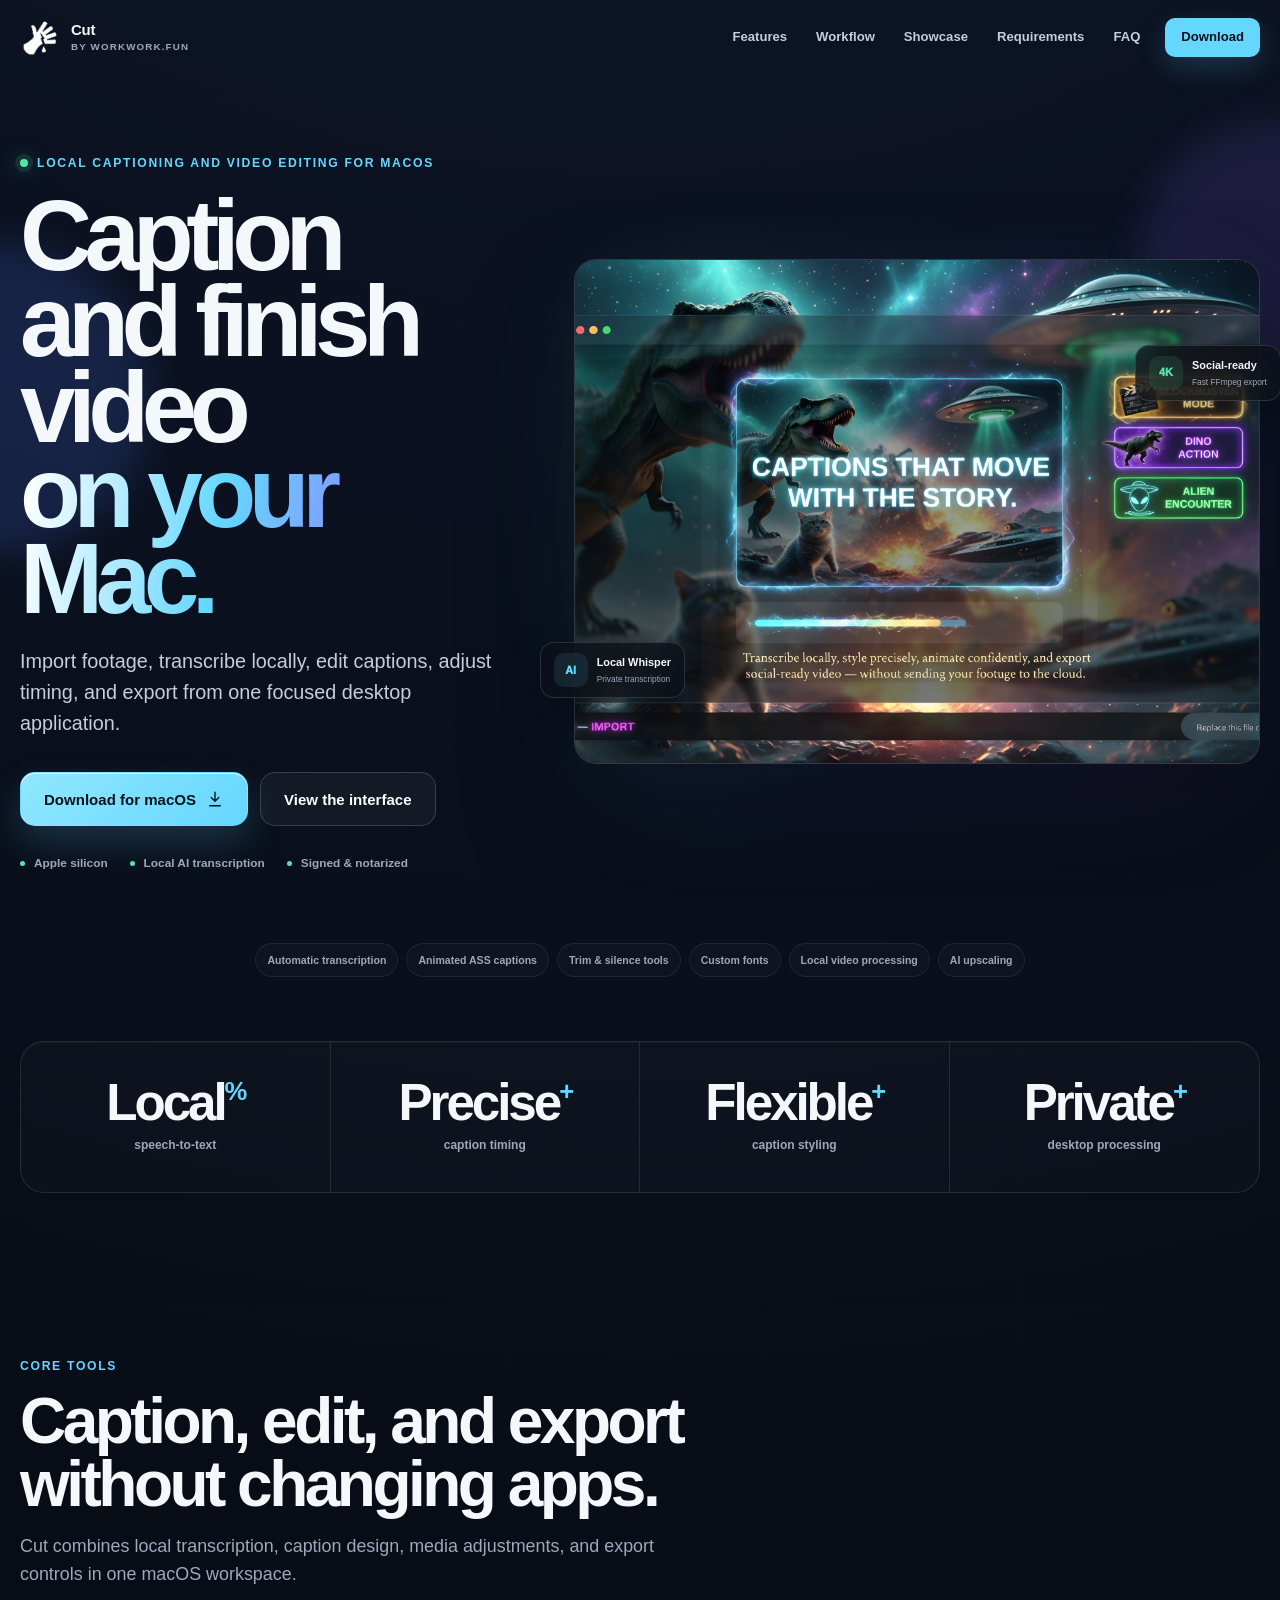
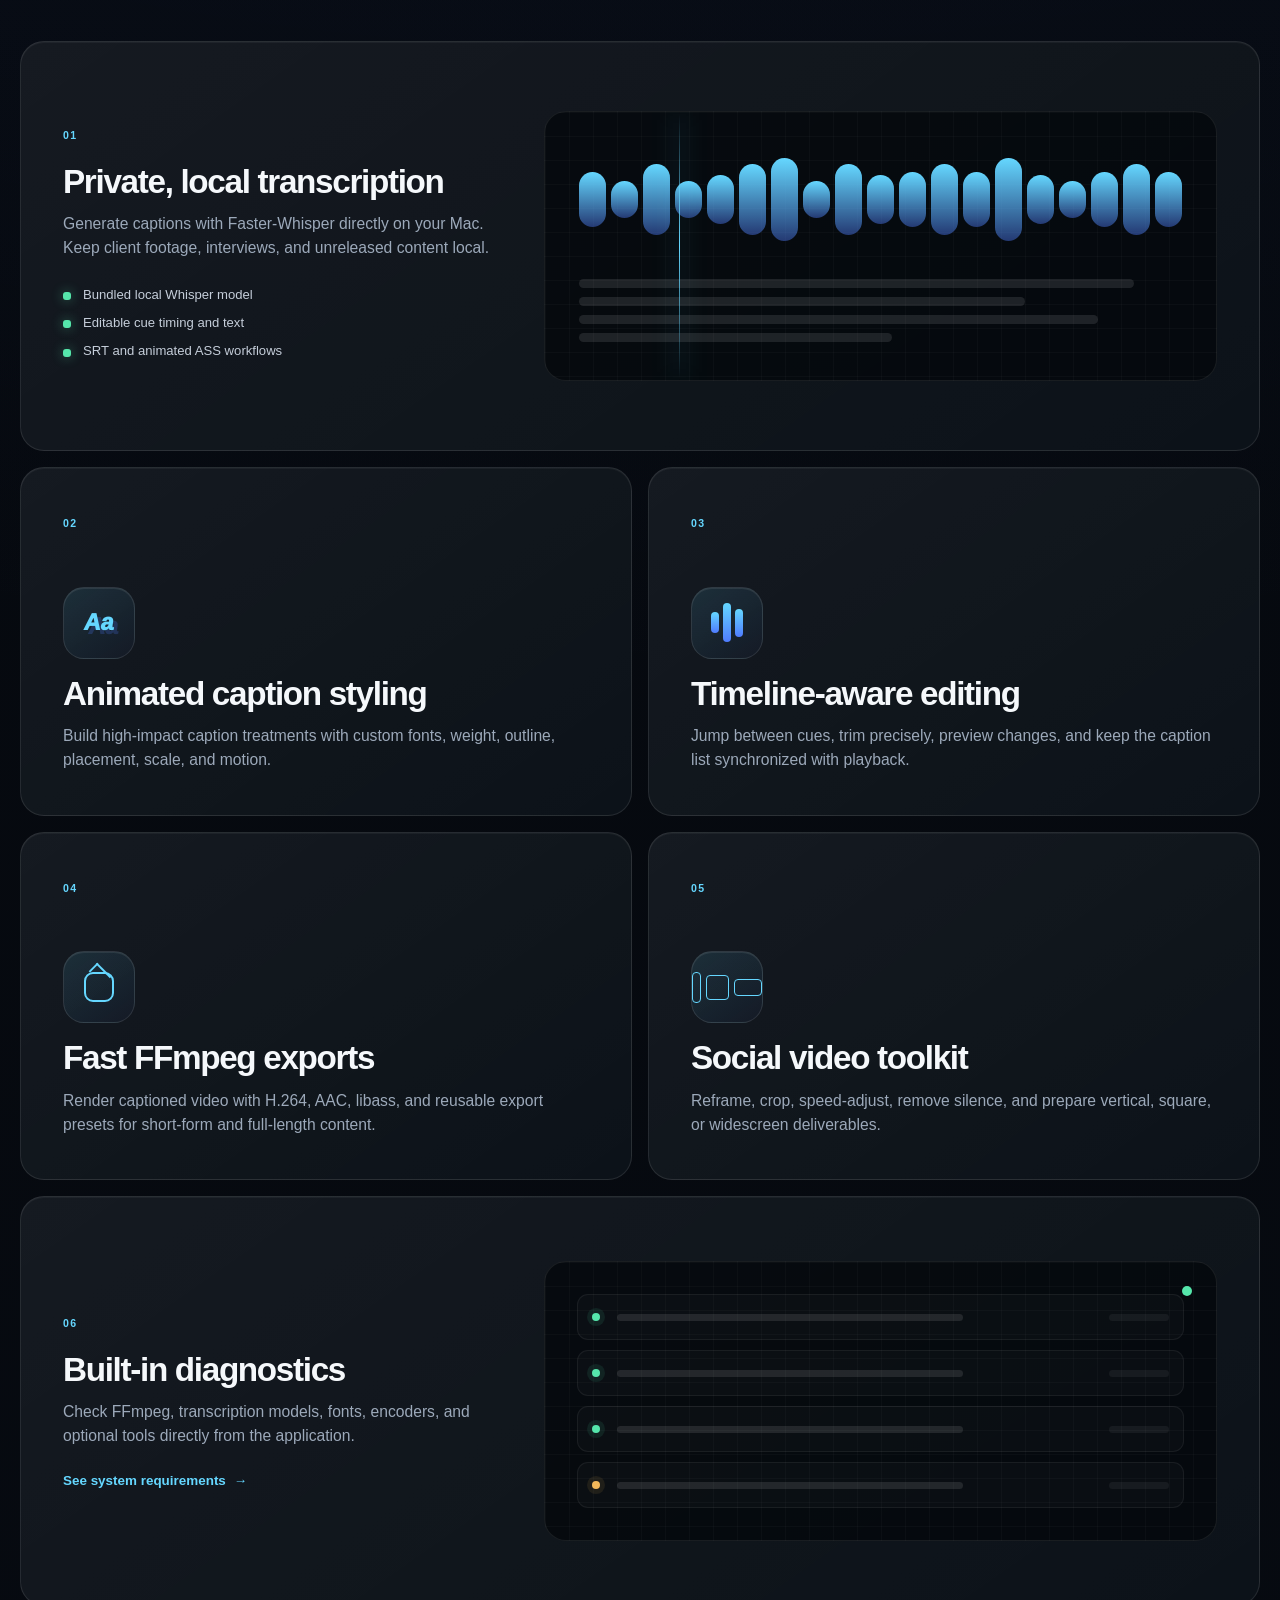
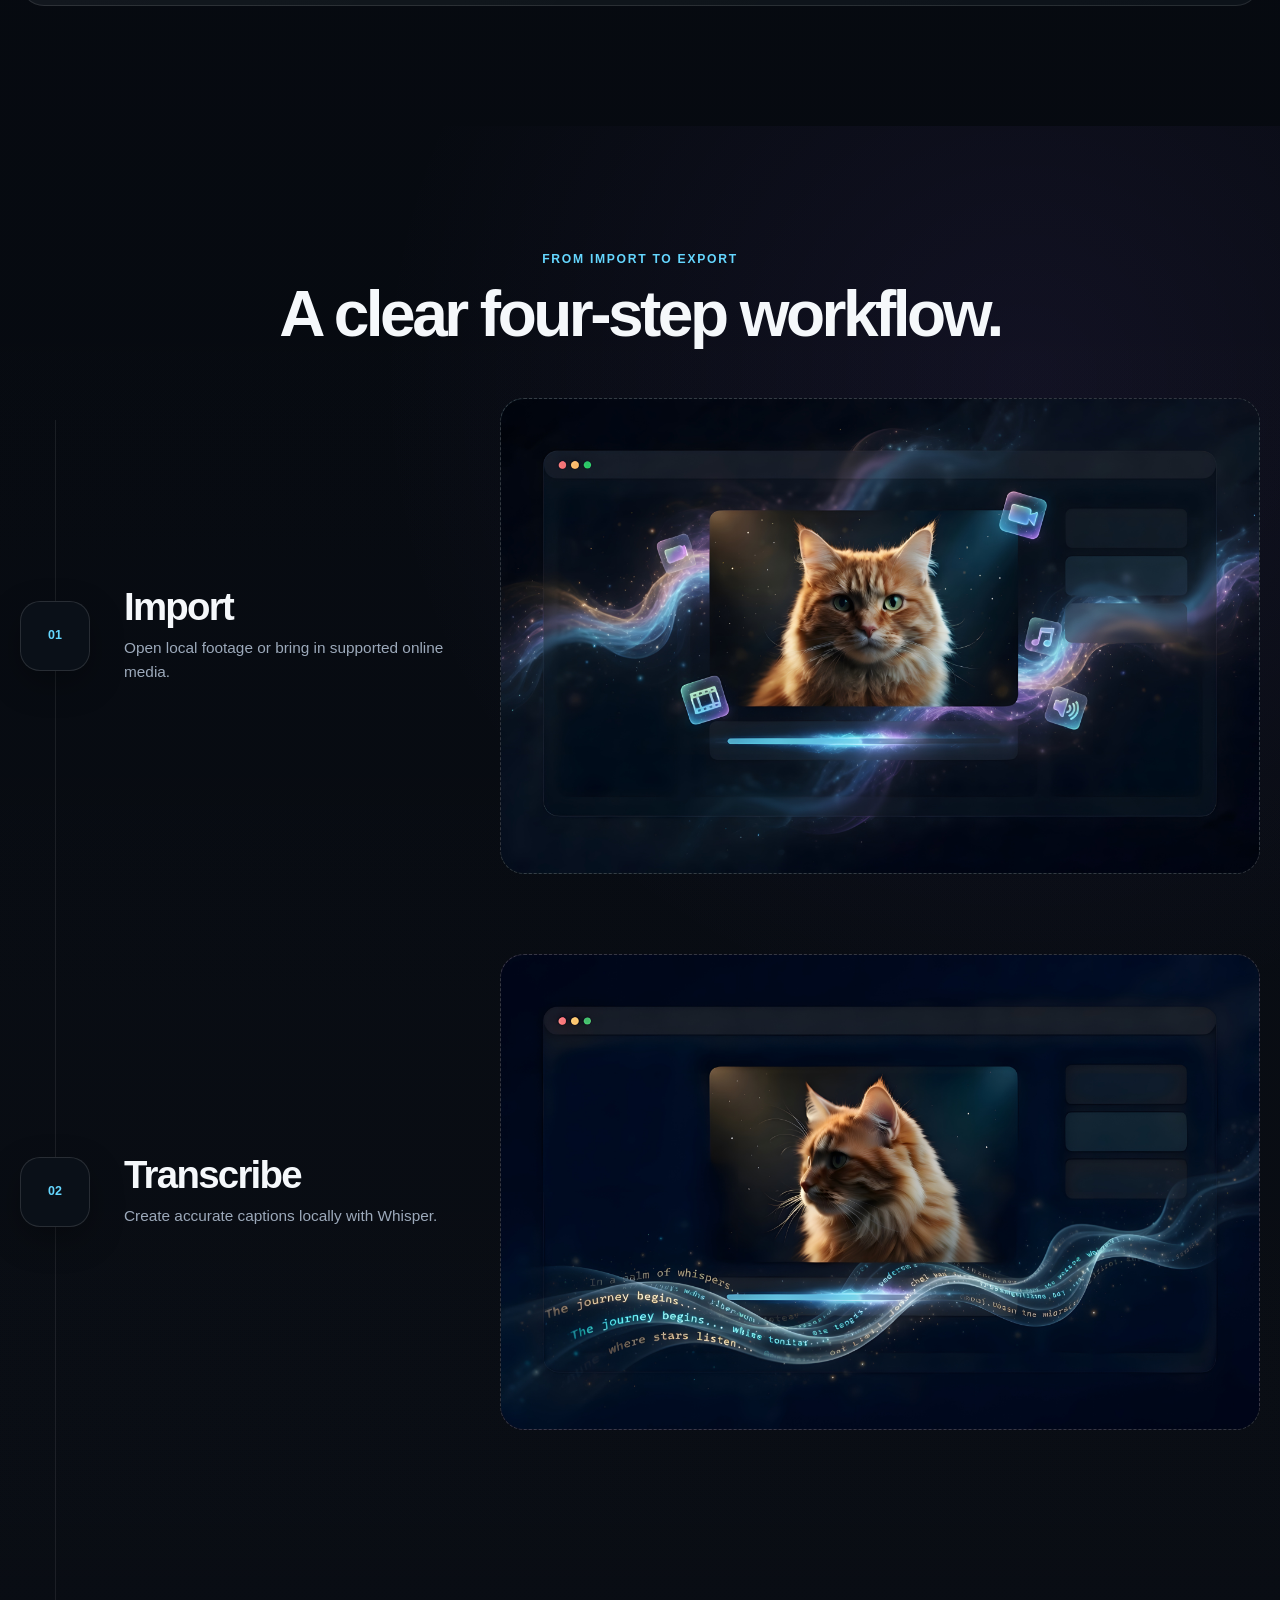
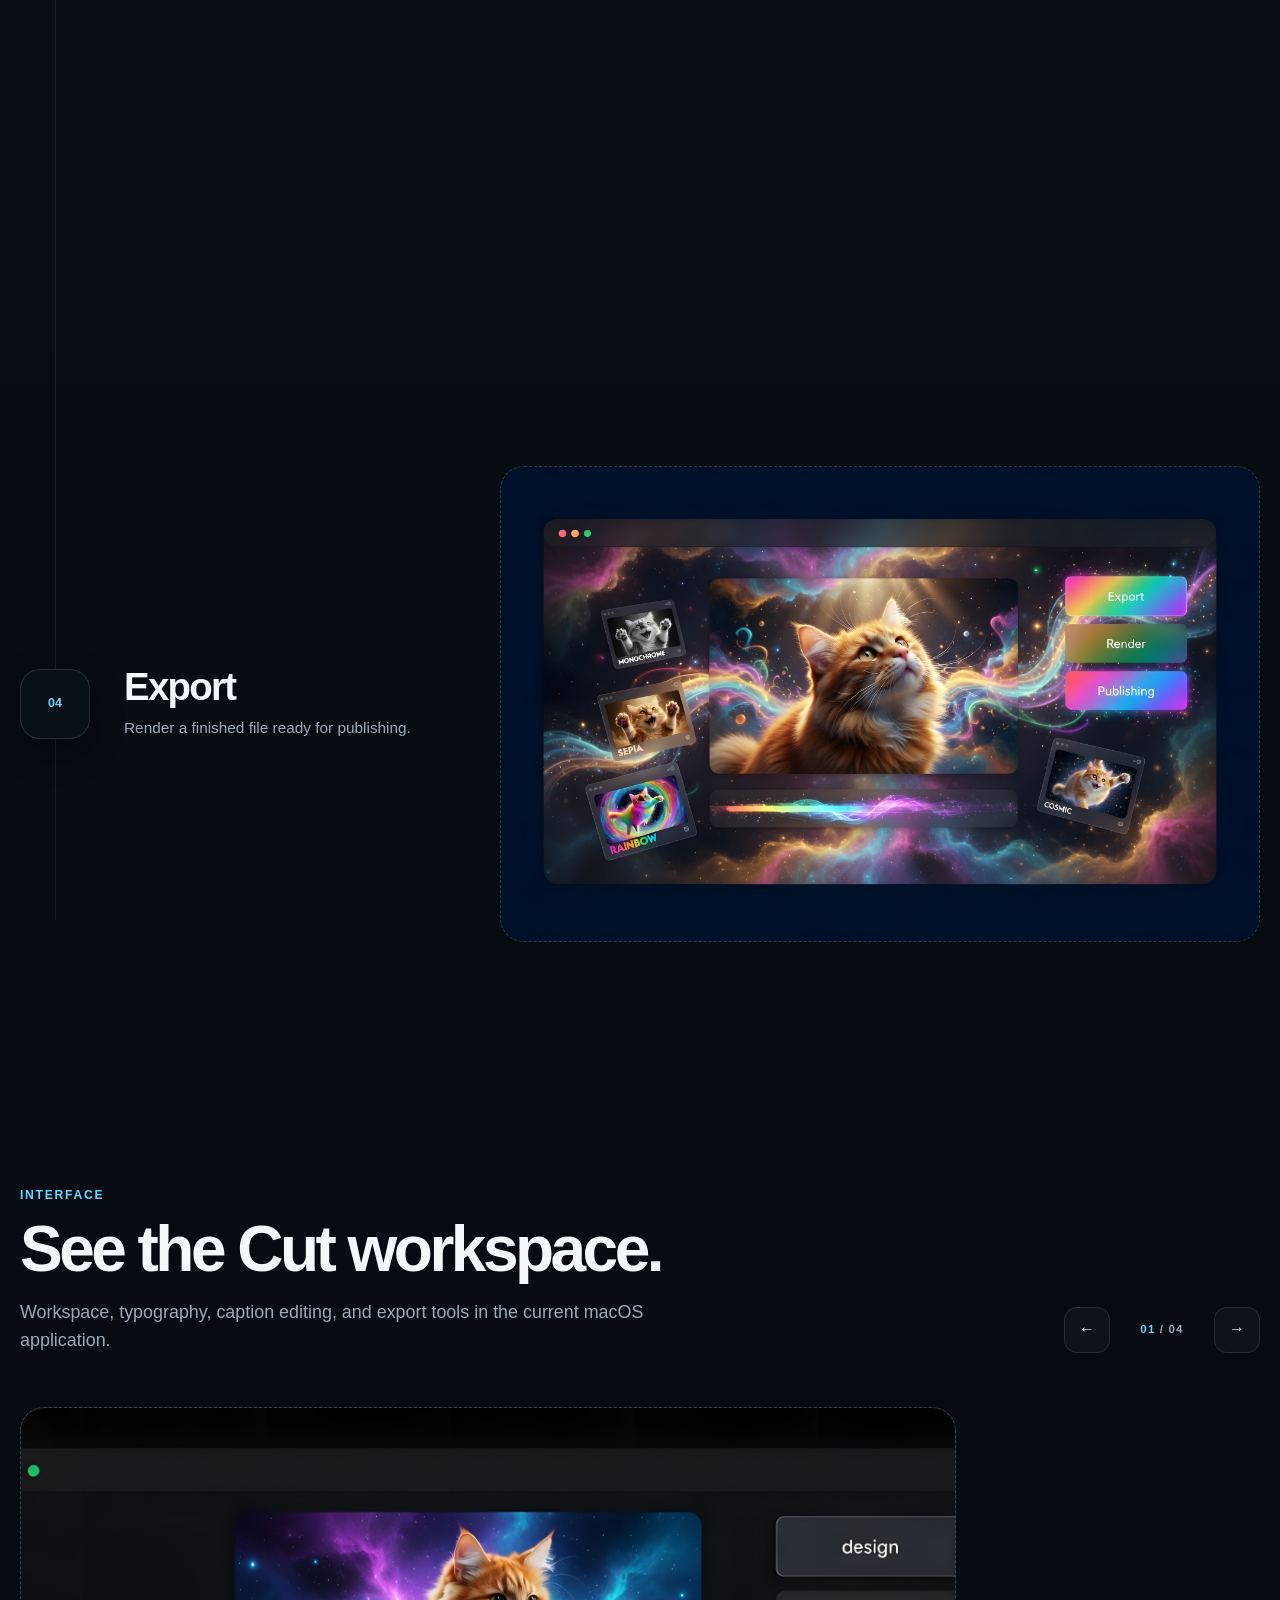
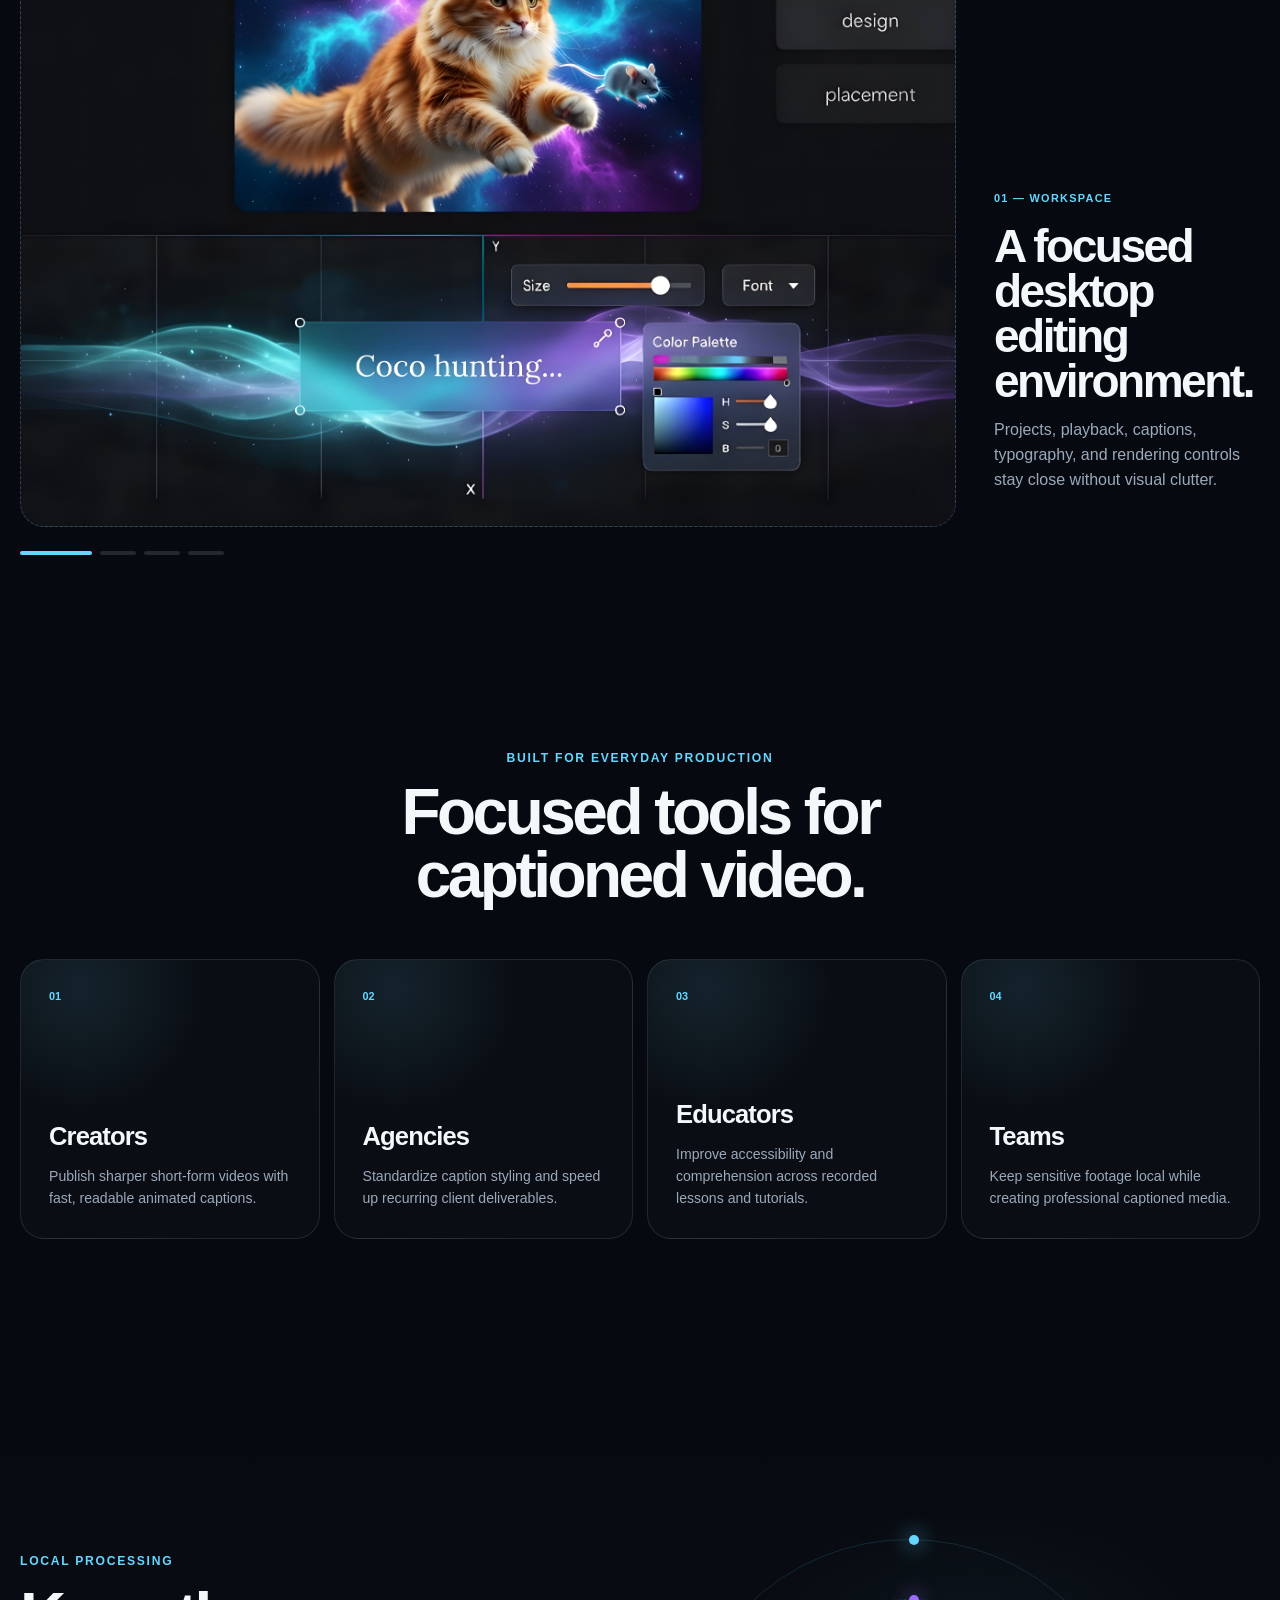
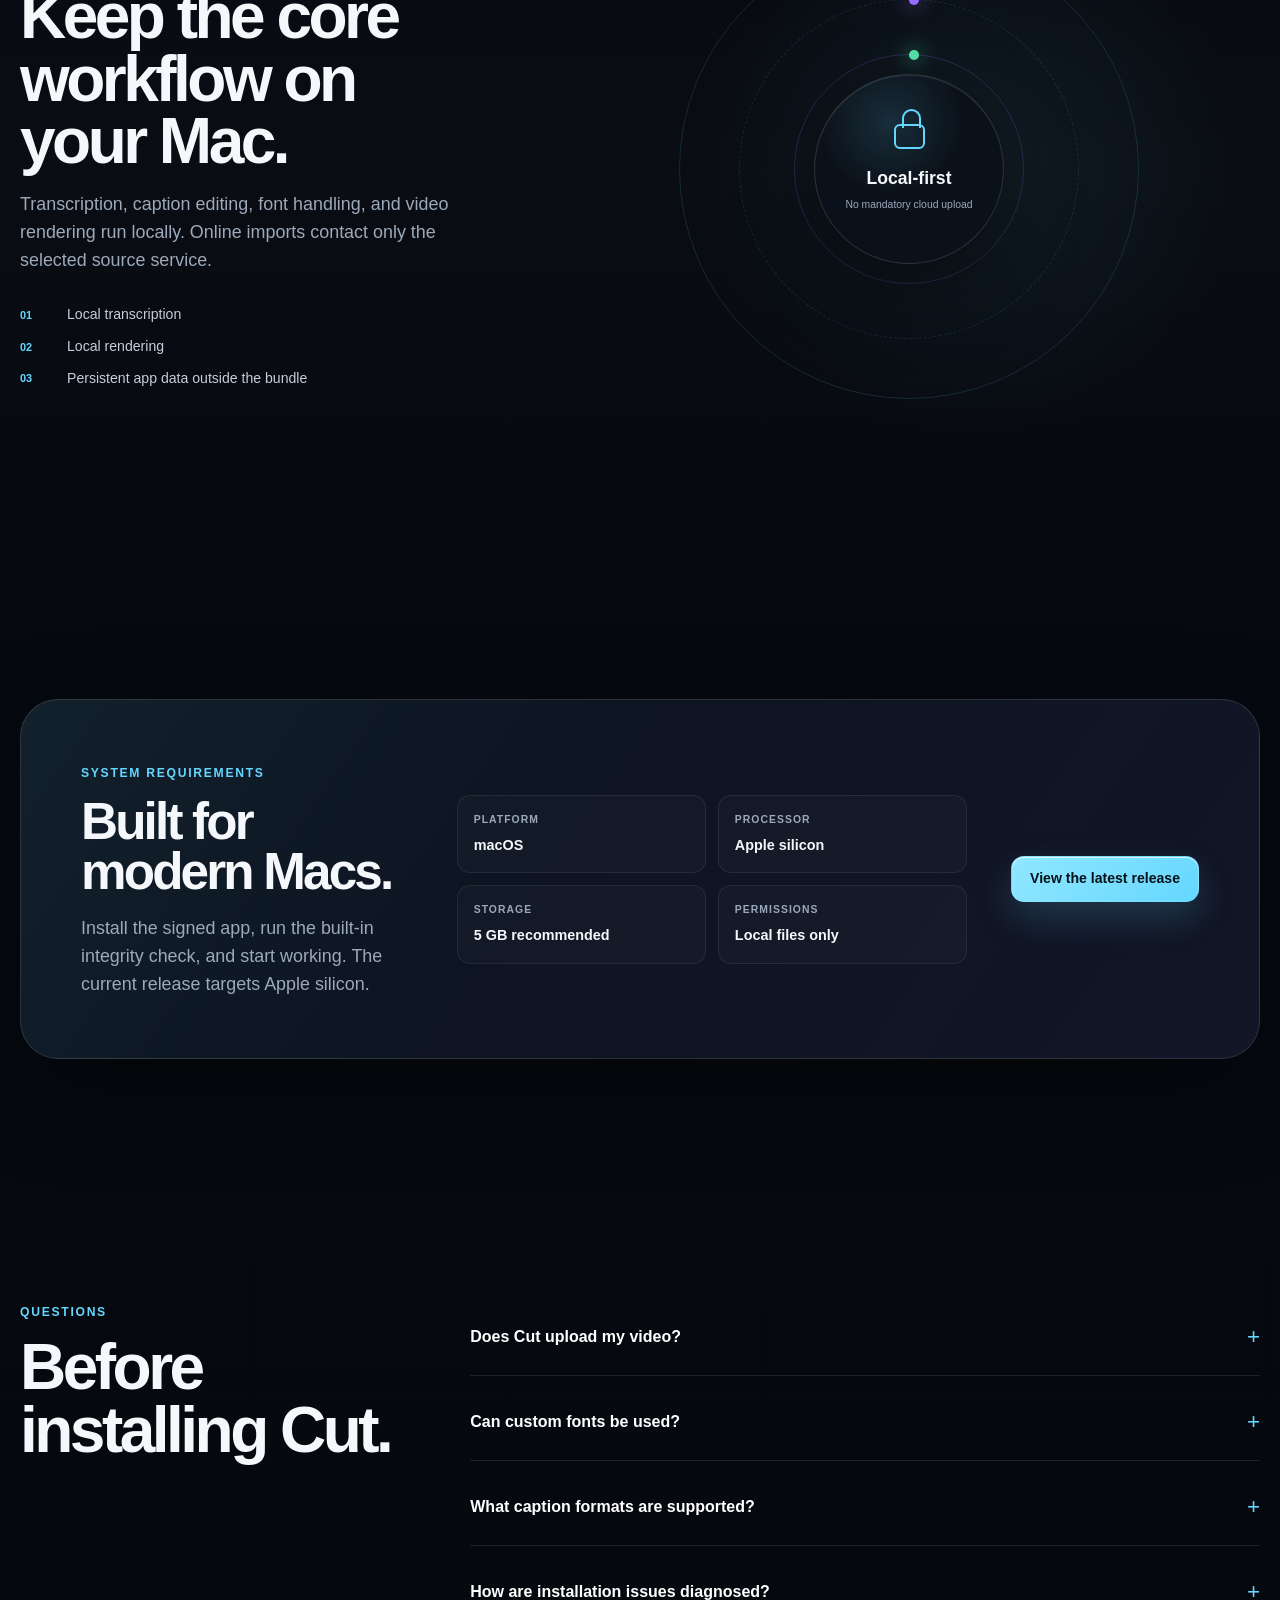
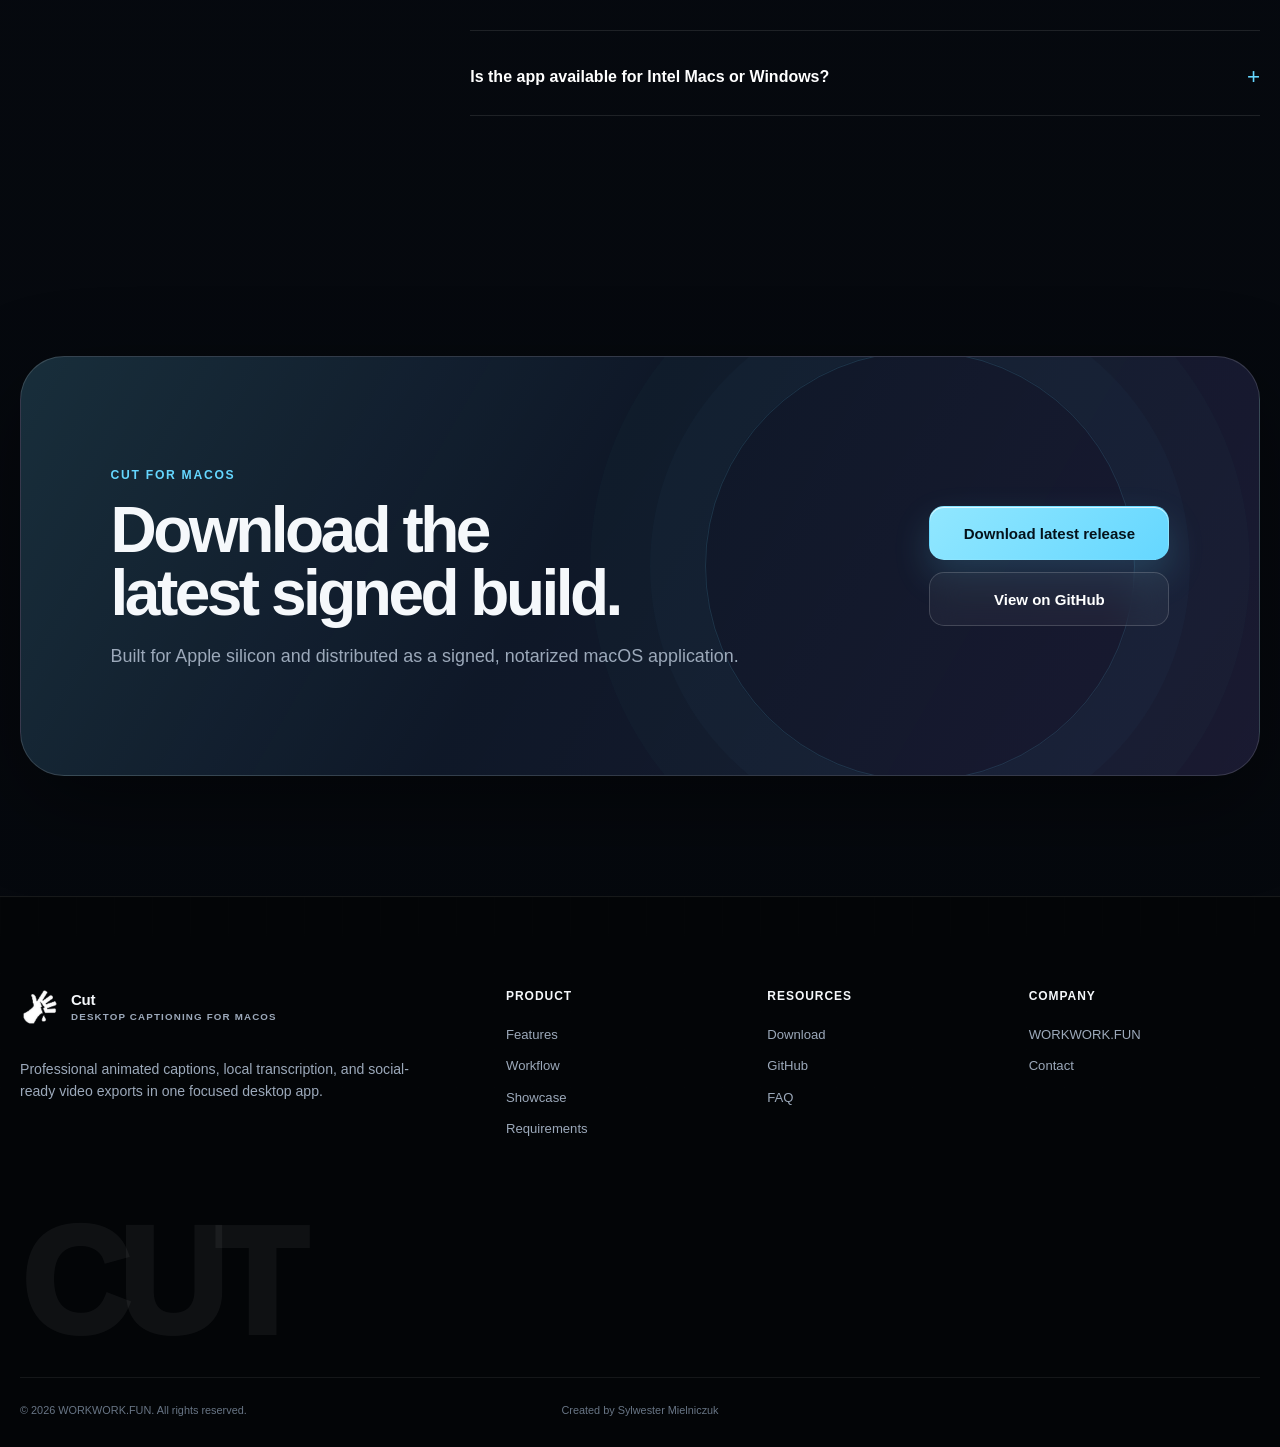
<file: homepage/index.html>
<!doctype html>
<html lang="en">
<head>
  <meta charset="utf-8">
  <meta name="viewport" content="width=device-width, initial-scale=1">
  <title>Cut — Desktop Video Captioning for macOS</title>
  <meta name="description" content="Transcribe, style, edit, and export captioned video locally with Cut for macOS.">
  <meta name="theme-color" content="#05080d">
  <meta property="og:title" content="Cut">
  <meta property="og:description" content="Local transcription, precise caption styling, video editing, and export tools for macOS.">
  <meta property="og:type" content="website">
  <meta property="og:image" content="assets/cut-icon-512.png">
  <link rel="icon" type="image/png" sizes="32x32" href="assets/favicon-32.png">
  <link rel="icon" type="image/png" sizes="16x16" href="assets/favicon-16.png">
  <link rel="apple-touch-icon" sizes="180x180" href="assets/apple-touch-icon.png">
  <link rel="stylesheet" href="styles.css">
  <style id="cut-brand-mark-clean">
    .brand-mark {
      width: 40px !important;
      height: 40px !important;
      display: inline-flex !important;
      align-items: center !important;
      justify-content: center !important;
      flex: 0 0 40px !important;
      overflow: visible !important;
      border: 0 !important;
      border-radius: 0 !important;
      background: transparent !important;
      box-shadow: none !important;
    }

    .brand-mark::before,
    .brand-mark::after,
    .brand-mark > span {
      display: none !important;
      content: none !important;
    }

    .brand-mark img {
      display: block !important;
      width: 40px !important;
      height: 40px !important;
      object-fit: contain !important;
      border: 0 !important;
      border-radius: 0 !important;
      background: transparent !important;
      box-shadow: none !important;
      filter: none !important;
    }
  </style>
</head>
<body>
  <a class="skip-link" href="#main">Skip to content</a>

  <canvas id="fluidCanvas" class="fluid-canvas" aria-hidden="true"></canvas>
  <div class="page-noise" aria-hidden="true"></div>
  <div class="cursor-glow" id="cursorGlow" aria-hidden="true"></div>

  <header class="site-header" id="siteHeader">
    <div class="container nav-shell">
      <a class="brand" href="#top" aria-label="Cut home">
        <span class="brand-mark" aria-hidden="true"><img src="assets/cut-logo-transparent.png" alt=""></span>
        <span class="brand-copy">
          <strong>Cut</strong>
          <small>by WORKWORK.FUN</small>
        </span>
      </a>

      <button
      class="nav-toggle"
      id="navToggle"
      type="button"
      aria-expanded="false"
      aria-controls="siteNav"
      aria-label="Open navigation"
      >
      <span></span><span></span><span></span>
    </button>

    <nav class="site-nav" id="siteNav" aria-label="Primary navigation">
      <a href="#features">Features</a>
      <a href="#workflow">Workflow</a>
      <a href="#showcase">Showcase</a>
      <a href="#requirements">Requirements</a>
      <a href="#faq">FAQ</a>
      <a
      class="nav-download"
      href="https://github.com/sylwesterdigital/srt-ass-caption-animator/releases/latest"
      target="_blank"
      rel="noopener noreferrer"
      >Download</a>
    </nav>
  </div>
</header>

<main id="main">
  <section class="hero section" id="top">
    <div class="hero-orb orb-one" aria-hidden="true"></div>
    <div class="hero-orb orb-two" aria-hidden="true"></div>

    <div class="container hero-grid">
      <div class="hero-copy">
        <div class="eyebrow reveal">
          <span class="status-dot"></span>
          Local captioning and video editing for macOS
        </div>

        <h1 class="hero-title reveal" data-reveal-delay="80">
          Caption and finish video
          <span class="gradient-text">on your Mac.</span>
        </h1>

        <p class="hero-lead reveal" data-reveal-delay="160">
          Import footage, transcribe locally, edit captions, adjust timing,
          and export from one focused desktop application.
        </p>

        <div class="hero-actions reveal" data-reveal-delay="240">
          <a
          class="button button-primary button-large"
          href="https://github.com/sylwesterdigital/srt-ass-caption-animator/releases/latest"
          target="_blank"
          rel="noopener noreferrer"
          >
          <span>Download for macOS</span>
          <svg viewBox="0 0 24 24" aria-hidden="true"><path d="M12 3v12m0 0 5-5m-5 5-5-5M5 21h14"/></svg>
        </a>
        <a class="button button-ghost button-large" href="#showcase">
          View the interface
        </a>
      </div>

      <div class="hero-meta reveal" data-reveal-delay="320">
        <span>Apple silicon</span>
        <span>Local AI transcription</span>
        <span>Signed &amp; notarized</span>
      </div>
    </div>

    <div class="hero-visual reveal" data-reveal-delay="120">
      <div class="hero-screen-wrap parallax-card" data-parallax-strength="14">
        <div class="screen-glow" aria-hidden="true"></div>
        <div class="product-window image-placeholder-shell">
          <img
          class="product-placeholder-image"
          src="assets/placeholders/hero-workspace.jpg"
          alt="Cut workspace with video, captions, and editing controls"
          >
        </div>
        <div class="floating-chip chip-left">
          <span class="chip-icon">AI</span>
          <div><strong>Local Whisper</strong><small>Private transcription</small></div>
        </div>
        <div class="floating-chip chip-right">
          <span class="chip-icon chip-icon-green">4K</span>
          <div><strong>Social-ready</strong><small>Fast FFmpeg export</small></div>
        </div>
      </div>
    </div>
  </div>

  <div class="hero-strip reveal">
    <span>Automatic transcription</span>
    <span>Animated ASS captions</span>
    <span>Trim &amp; silence tools</span>
    <span>Custom fonts</span>
    <span>Local video processing</span>
    <span>AI upscaling</span>
  </div>
</section>

<section class="section proof-section">
  <div class="container">
    <div class="proof-grid">
      <article class="proof-card reveal">
        <strong>Local</strong><span>speech-to-text</span>
      </article>
      <article class="proof-card reveal" data-reveal-delay="80">
        <strong>Precise</strong><span>caption timing</span>
      </article>
      <article class="proof-card reveal" data-reveal-delay="160">
        <strong>Flexible</strong><span>caption styling</span>
      </article>
      <article class="proof-card reveal" data-reveal-delay="240">
        <strong>Private</strong><span>desktop processing</span>
      </article>
    </div>
  </div>
</section>

<section class="section features-section" id="features">
  <div class="container">
    <div class="section-heading reveal">
      <div class="eyebrow">Core tools</div>
      <h2>Caption, edit, and export without changing apps.</h2>
      <p>
        Cut combines local transcription, caption design, media adjustments,
        and export controls in one macOS workspace.
      </p>
    </div>

    <div class="feature-grid">
      <article class="feature-card feature-card-wide reveal">
        <div class="feature-copy">
          <span class="feature-number">01</span>
          <h3>Private, local transcription</h3>
          <p>
            Generate captions with Faster-Whisper directly on your Mac.
            Keep client footage, interviews, and unreleased content local.
          </p>
          <ul class="feature-list">
            <li>Bundled local Whisper model</li>
            <li>Editable cue timing and text</li>
            <li>SRT and animated ASS workflows</li>
          </ul>
        </div>
        <div class="feature-art transcription-art" aria-hidden="true">
          <div class="waveform">
            <i></i><i></i><i></i><i></i><i></i><i></i><i></i><i></i><i></i><i></i>
            <i></i><i></i><i></i><i></i><i></i><i></i><i></i><i></i><i></i>
          </div>
          <div class="transcript-lines">
            <span></span><span></span><span></span><span></span>
          </div>
          <div class="scan-line"></div>
        </div>
      </article>

      <article class="feature-card reveal" data-reveal-delay="80">
        <span class="feature-number">02</span>
        <div class="feature-icon icon-motion" aria-hidden="true">
          <span>Aa</span>
        </div>
        <h3>Animated caption styling</h3>
        <p>
          Build high-impact caption treatments with custom fonts, weight,
          outline, placement, scale, and motion.
        </p>
      </article>

      <article class="feature-card reveal" data-reveal-delay="160">
        <span class="feature-number">03</span>
        <div class="feature-icon icon-timeline" aria-hidden="true">
          <span></span><span></span><span></span>
        </div>
        <h3>Timeline-aware editing</h3>
        <p>
          Jump between cues, trim precisely, preview changes, and keep the
          caption list synchronized with playback.
        </p>
      </article>

      <article class="feature-card reveal" data-reveal-delay="80">
        <span class="feature-number">04</span>
        <div class="feature-icon icon-export" aria-hidden="true">
          <span></span>
        </div>
        <h3>Fast FFmpeg exports</h3>
        <p>
          Render captioned video with H.264, AAC, libass, and reusable export
          presets for short-form and full-length content.
        </p>
      </article>

      <article class="feature-card reveal" data-reveal-delay="160">
        <span class="feature-number">05</span>
        <div class="feature-icon icon-social" aria-hidden="true">
          <span></span><span></span><span></span>
        </div>
        <h3>Social video toolkit</h3>
        <p>
          Reframe, crop, speed-adjust, remove silence, and prepare vertical,
          square, or widescreen deliverables.
        </p>
      </article>

      <article class="feature-card feature-card-wide reveal">
        <div class="feature-copy">
          <span class="feature-number">06</span>
          <h3>Built-in diagnostics</h3>
          <p>
            Check FFmpeg, transcription models, fonts, encoders, and optional
            tools directly from the application.
          </p>
          <a class="text-link" href="#requirements">See system requirements <span>→</span></a>
        </div>
        <div class="feature-art diagnostic-art" aria-hidden="true">
          <div class="diagnostic-row ok"><i></i><span></span><b></b></div>
          <div class="diagnostic-row ok"><i></i><span></span><b></b></div>
          <div class="diagnostic-row ok"><i></i><span></span><b></b></div>
          <div class="diagnostic-row warning"><i></i><span></span><b></b></div>
          <div class="diagnostic-pulse"></div>
        </div>
      </article>
    </div>
  </div>
</section>

<section class="section workflow-section" id="workflow">
  <div class="container">
    <div class="section-heading centered reveal">
      <div class="eyebrow">From import to export</div>
      <h2>A clear four-step workflow.</h2>
    </div>

    <div class="workflow-track">
      <div class="workflow-progress" aria-hidden="true"><span id="workflowProgress"></span></div>

      <article class="workflow-step reveal">
        <div class="step-index">01</div>
        <div class="step-copy">
          <h3>Import</h3>
          <p>Open local footage or bring in supported online media.</p>
        </div>
        <div class="step-visual placeholder-visual">
          <img src="assets/placeholders/workflow-import.jpg" alt="Cut video import workflow">
        </div>
      </article>

      <article class="workflow-step reveal">
        <div class="step-index">02</div>
        <div class="step-copy">
          <h3>Transcribe</h3>
          <p>Create accurate captions locally with Whisper.</p>
        </div>
        <div class="step-visual placeholder-visual placeholder-alt">
          <img src="assets/placeholders/workflow-transcribe.jpg" alt="Cut local transcription workflow">
        </div>
      </article>

      <article class="workflow-step reveal">
        <div class="step-index">03</div>
        <div class="step-copy">
          <h3>Design</h3>
          <p>Adjust typography, timing, motion, and placement.</p>
        </div>
        <div class="step-visual placeholder-visual">
          <img src="assets/placeholders/workflow-design.jpg" alt="Cut caption typography and styling controls">
        </div>
      </article>

      <article class="workflow-step reveal">
        <div class="step-index">04</div>
        <div class="step-copy">
          <h3>Export</h3>
          <p>Render a finished file ready for publishing.</p>
        </div>
        <div class="step-visual placeholder-visual placeholder-alt">
          <img src="assets/placeholders/workflow-export.jpg" alt="Cut video export workflow">
        </div>
      </article>
    </div>
  </div>
</section>

<section class="section showcase-section" id="showcase">
  <div class="container">
    <div class="showcase-header">
      <div class="section-heading reveal">
        <div class="eyebrow">Interface</div>
        <h2>See the Cut workspace.</h2>
        <p>Workspace, typography, caption editing, and export tools in the current macOS application.</p>
      </div>

      <div class="slider-controls reveal">
        <button id="sliderPrev" type="button" aria-label="Previous showcase slide">←</button>
        <div class="slider-count"><span id="sliderCurrent">01</span> / <span id="sliderTotal">04</span></div>
        <button id="sliderNext" type="button" aria-label="Next showcase slide">→</button>
      </div>
    </div>

    <div class="showcase-slider" id="showcaseSlider">
      <article class="showcase-slide active">
        <div class="showcase-media placeholder-visual placeholder-blue">
          <img src="assets/placeholders/showcase-workspace.jpg" alt="Cut desktop workspace">
        </div>
        <div class="showcase-copy">
          <span>01 — Workspace</span>
          <h3>A focused desktop editing environment.</h3>
          <p>Projects, playback, captions, typography, and rendering controls stay close without visual clutter.</p>
        </div>
      </article>

      <article class="showcase-slide">
        <div class="showcase-media placeholder-visual placeholder-violet">
          <img src="assets/placeholders/showcase-typography.jpg" alt="Cut typography controls">
        </div>
        <div class="showcase-copy">
          <span>02 — Typography</span>
          <h3>Design captions that match the content.</h3>
          <p>Use custom font families, weights, outlines, sizing, and animation presets to build a recognizable visual language.</p>
        </div>
      </article>

      <article class="showcase-slide">
        <div class="showcase-media placeholder-visual placeholder-orange">
          <img src="assets/placeholders/showcase-editor.jpg" alt="Cut caption editor">
        </div>
        <div class="showcase-copy">
          <span>03 — Editing</span>
          <h3>Refine every cue without losing context.</h3>
          <p>Adjust timing and text in a stacked caption editor that follows playback while staying calm and readable.</p>
        </div>
      </article>

      <article class="showcase-slide">
        <div class="showcase-media placeholder-visual placeholder-green">
          <img src="assets/placeholders/showcase-delivery.jpg" alt="Cut export and diagnostics tools">
        </div>
        <div class="showcase-copy">
          <span>04 — Delivery</span>
          <h3>Export confidently, diagnose quickly.</h3>
          <p>Built-in component checks help verify the complete rendering and transcription stack after installation.</p>
        </div>
      </article>
    </div>

    <div class="slider-dots" id="sliderDots" aria-label="Showcase slide selection"></div>
  </div>
</section>

<section class="section audience-section">
  <div class="container">
    <div class="section-heading centered reveal">
      <div class="eyebrow">Built for everyday production</div>
      <h2>Focused tools for captioned video.</h2>
    </div>

    <div class="audience-grid">
      <article class="audience-card reveal">
        <span>01</span>
        <h3>Creators</h3>
        <p>Publish sharper short-form videos with fast, readable animated captions.</p>
      </article>
      <article class="audience-card reveal" data-reveal-delay="80">
        <span>02</span>
        <h3>Agencies</h3>
        <p>Standardize caption styling and speed up recurring client deliverables.</p>
      </article>
      <article class="audience-card reveal" data-reveal-delay="160">
        <span>03</span>
        <h3>Educators</h3>
        <p>Improve accessibility and comprehension across recorded lessons and tutorials.</p>
      </article>
      <article class="audience-card reveal" data-reveal-delay="240">
        <span>04</span>
        <h3>Teams</h3>
        <p>Keep sensitive footage local while creating professional captioned media.</p>
      </article>
    </div>
  </div>
</section>

<section class="section security-section">
  <div class="container security-grid">
    <div class="security-copy reveal">
      <div class="eyebrow">Local processing</div>
      <h2>Keep the core workflow on your Mac.</h2>
      <p>
        Transcription, caption editing, font handling, and video rendering
        run locally. Online imports contact only the selected source service.
      </p>
      <div class="security-points">
        <div><span>01</span><p>Local transcription</p></div>
        <div><span>02</span><p>Local rendering</p></div>
        <div><span>03</span><p>Persistent app data outside the bundle</p></div>
      </div>
    </div>

    <div class="security-visual reveal" data-reveal-delay="120">
      <div class="privacy-ring ring-one"></div>
      <div class="privacy-ring ring-two"></div>
      <div class="privacy-ring ring-three"></div>
      <div class="privacy-core">
        <span class="lock-icon" aria-hidden="true"></span>
        <strong>Local-first</strong>
        <small>No mandatory cloud upload</small>
      </div>
    </div>
  </div>
</section>

<section class="section requirements-section" id="requirements">
  <div class="container">
    <div class="requirements-card reveal">
      <div class="requirements-copy">
        <div class="eyebrow">System requirements</div>
        <h2>Built for modern Macs.</h2>
        <p>
          Install the signed app, run the built-in integrity check, and start
          working. The current release targets Apple silicon.
        </p>
      </div>

      <div class="requirements-grid">
        <div><span>Platform</span><strong>macOS</strong></div>
        <div><span>Processor</span><strong>Apple silicon</strong></div>
        <div><span>Storage</span><strong>5 GB recommended</strong></div>
        <div><span>Permissions</span><strong>Local files only</strong></div>
      </div>

      <a
      class="button button-primary"
      href="https://github.com/sylwesterdigital/srt-ass-caption-animator/releases/latest"
      target="_blank"
      rel="noopener noreferrer"
      >View the latest release</a>
    </div>
  </div>
</section>

<section class="section faq-section" id="faq">
  <div class="container faq-grid">
    <div class="section-heading reveal">
      <div class="eyebrow">Questions</div>
      <h2>Before installing Cut.</h2>
    </div>

    <div class="faq-list">
      <article class="faq-item reveal">
        <button type="button" aria-expanded="false">
          Does Cut upload my video?
          <span>+</span>
        </button>
        <div class="faq-answer">
          <p>No mandatory upload is required for local transcription, editing, and rendering. Online imports naturally contact the selected source service.</p>
        </div>
      </article>

      <article class="faq-item reveal">
        <button type="button" aria-expanded="false">
          Can custom fonts be used?
          <span>+</span>
        </button>
        <div class="faq-answer">
          <p>Yes. The app can recursively discover supported TTF, OTF, WOFF, and WOFF2 font packages for UI and caption workflows.</p>
        </div>
      </article>

      <article class="faq-item reveal">
        <button type="button" aria-expanded="false">
          What caption formats are supported?
          <span>+</span>
        </button>
        <div class="faq-answer">
          <p>The workflow is centered around editable SRT captions and animated ASS rendering.</p>
        </div>
      </article>

      <article class="faq-item reveal">
        <button type="button" aria-expanded="false">
          How are installation issues diagnosed?
          <span>+</span>
        </button>
        <div class="faq-answer">
          <p>Application Logs includes integrity checks for FFmpeg, FFprobe, Whisper, local models, custom fonts, encoders, and optional media tools.</p>
        </div>
      </article>

      <article class="faq-item reveal">
        <button type="button" aria-expanded="false">
          Is the app available for Intel Macs or Windows?
          <span>+</span>
        </button>
        <div class="faq-answer">
          <p>The current release supports Apple-silicon Macs. Intel and Windows builds are not currently available.</p>
        </div>
      </article>
    </div>
  </div>
</section>

<section class="section final-cta-section">
  <div class="container">
    <div class="final-cta reveal">
      <div class="cta-orb" aria-hidden="true"></div>
      <div>
        <div class="eyebrow">Cut for macOS</div>
        <h2>Download the latest signed build.</h2>
        <p>Built for Apple silicon and distributed as a signed, notarized macOS application.</p>
      </div>
      <div class="final-cta-actions">
        <a
        class="button button-primary button-large"
        href="https://github.com/sylwesterdigital/srt-ass-caption-animator/releases/latest"
        target="_blank"
        rel="noopener noreferrer"
        >Download latest release</a>
        <a
        class="button button-ghost button-large"
        href="https://github.com/sylwesterdigital/srt-ass-caption-animator"
        target="_blank"
        rel="noopener noreferrer"
        >View on GitHub</a>
      </div>
    </div>
  </div>
</section>
</main>

<footer class="site-footer">
  <div class="footer-grid-pattern" aria-hidden="true"></div>
  <div class="container">
    <div class="footer-top">
      <div class="footer-brand">
        <a class="brand" href="#top">
          <span class="brand-mark" aria-hidden="true"><img src="assets/cut-logo-transparent.png" alt=""></span>
          <span class="brand-copy">
            <strong>Cut</strong>
            <small>Desktop captioning for macOS</small>
          </span>
        </a>
        <p>
          Professional animated captions, local transcription, and
          social-ready video exports in one focused desktop app.
        </p>
      </div>

      <div class="footer-links">
        <div>
          <strong>Product</strong>
          <a href="#features">Features</a>
          <a href="#workflow">Workflow</a>
          <a href="#showcase">Showcase</a>
          <a href="#requirements">Requirements</a>
        </div>
        <div>
          <strong>Resources</strong>
          <a href="https://github.com/sylwesterdigital/srt-ass-caption-animator/releases/latest" target="_blank" rel="noopener noreferrer">Download</a>
          <a href="https://github.com/sylwesterdigital/srt-ass-caption-animator" target="_blank" rel="noopener noreferrer">GitHub</a>
          <a href="#faq">FAQ</a>
        </div>
        <div>
          <strong>Company</strong>
          <a href="https://workwork.fun" target="_blank" rel="noopener noreferrer">WORKWORK.FUN</a>
          <a href="mailto:hello@workwork.fun">Contact</a>
        </div>
      </div>
    </div>

    <div class="footer-wordmark" aria-hidden="true">CUT</div>

    <div class="footer-bottom">
      <span>© 2026 WORKWORK.FUN. All rights reserved.</span>
      <span>Created by Sylwester Mielniczuk</span>
    </div>
  </div>
</footer>

<script src="script.js"></script>
</body>
</html>
</file>
<file: homepage/styles.css>
@font-face {
  font-family: "SiteInter";
  src: local("Inter"), local("Inter Variable");
  font-display: swap;
}

:root {
  --bg: #05080d;
  --bg-soft: #0a0f17;
  --panel: rgba(16, 23, 35, 0.72);
  --panel-solid: #101723;
  --panel-light: #141d2a;
  --line: rgba(255, 255, 255, 0.1);
  --line-strong: rgba(255, 255, 255, 0.17);
  --text: #f5f8fb;
  --muted: #9ca9ba;
  --muted-strong: #c5ceda;
  --cyan: #65d7ff;
  --blue: #4f7cff;
  --violet: #996bff;
  --green: #55e6ab;
  --orange: #ff9d5c;
  --danger: #ff657f;
  --radius-sm: 14px;
  --radius: 24px;
  --radius-lg: 38px;
  --shadow: 0 30px 90px rgba(0, 0, 0, 0.42);
  --container: 1240px;
  --header-height: 76px;
  --ease: cubic-bezier(.2,.75,.25,1);
}

* {
  box-sizing: border-box;
}

html {
  scroll-behavior: smooth;
  background: var(--bg);
}

body {
  margin: 0;
  min-width: 320px;
  color: var(--text);
  background:
    radial-gradient(circle at 50% -10%, rgba(79, 124, 255, 0.14), transparent 28%),
    linear-gradient(180deg, #05080d 0%, #070b12 45%, #05080d 100%);
  font-family: SiteInter, Inter, ui-sans-serif, -apple-system, BlinkMacSystemFont, "Segoe UI", sans-serif;
  font-size: 16px;
  line-height: 1.55;
  overflow-x: hidden;
}

body.nav-open {
  overflow: hidden;
}

button,
a,
input,
textarea {
  font: inherit;
}

a {
  color: inherit;
  text-decoration: none;
}

button {
  color: inherit;
}

img,
svg {
  display: block;
  max-width: 100%;
}

::selection {
  background: rgba(101, 215, 255, 0.32);
  color: #fff;
}

.skip-link {
  position: fixed;
  left: 16px;
  top: -80px;
  z-index: 9999;
  padding: 10px 14px;
  border-radius: 10px;
  background: #fff;
  color: #000;
  transition: top 160ms ease;
}

.skip-link:focus {
  top: 16px;
}

.fluid-canvas {
  position: fixed;
  inset: 0;
  z-index: -4;
  width: 100%;
  height: 100%;
  opacity: .62;
  pointer-events: none;
}

.page-noise {
  position: fixed;
  inset: 0;
  z-index: -2;
  pointer-events: none;
  opacity: .035;
  background-image: url("data:image/svg+xml,%3Csvg viewBox='0 0 180 180' xmlns='http://www.w3.org/2000/svg'%3E%3Cfilter id='n'%3E%3CfeTurbulence type='fractalNoise' baseFrequency='.92' numOctaves='3' stitchTiles='stitch'/%3E%3C/filter%3E%3Crect width='100%25' height='100%25' filter='url(%23n)' opacity='.8'/%3E%3C/svg%3E");
}

.cursor-glow {
  position: fixed;
  left: 0;
  top: 0;
  z-index: -1;
  width: 440px;
  height: 440px;
  border-radius: 999px;
  pointer-events: none;
  opacity: .18;
  filter: blur(18px);
  background: radial-gradient(circle, rgba(101, 215, 255, .52), rgba(79, 124, 255, .12) 45%, transparent 72%);
  transform: translate3d(-50%, -50%, 0);
}

.container {
  width: min(calc(100% - 40px), var(--container));
  margin-inline: auto;
}

.section {
  position: relative;
  padding: 120px 0;
}

.section-heading {
  max-width: 760px;
  margin-bottom: 52px;
}

.section-heading.centered {
  margin-inline: auto;
  text-align: center;
}

.section-heading h2,
.security-copy h2,
.requirements-copy h2,
.final-cta h2 {
  margin: 12px 0 18px;
  font-size: clamp(2.35rem, 5vw, 4.8rem);
  line-height: .98;
  letter-spacing: -.055em;
  text-wrap: balance;
}

.section-heading p,
.security-copy > p,
.requirements-copy p,
.final-cta p {
  margin: 0;
  max-width: 700px;
  color: var(--muted);
  font-size: clamp(1rem, 1.4vw, 1.2rem);
}

.eyebrow {
  display: inline-flex;
  align-items: center;
  gap: 9px;
  color: var(--cyan);
  font-size: .76rem;
  font-weight: 850;
  letter-spacing: .14em;
  text-transform: uppercase;
}

.status-dot {
  width: 8px;
  height: 8px;
  border-radius: 50%;
  background: var(--green);
  box-shadow: 0 0 0 5px rgba(85, 230, 171, .12), 0 0 22px rgba(85, 230, 171, .65);
}

.gradient-text {
  color: transparent;
  background: linear-gradient(100deg, #fff 2%, var(--cyan) 42%, #8099ff 68%, #c38cff 100%);
  -webkit-background-clip: text;
  background-clip: text;
}

.reveal {
  opacity: 0;
  transform: translate3d(0, 34px, 0);
  transition:
    opacity 780ms var(--ease),
    transform 780ms var(--ease);
  transition-delay: var(--reveal-delay, 0ms);
}

.reveal.is-visible {
  opacity: 1;
  transform: translate3d(0, 0, 0);
}

.site-header {
  position: fixed;
  inset: 0 0 auto;
  z-index: 1000;
  height: var(--header-height);
  border-bottom: 1px solid transparent;
  transition:
    background 250ms ease,
    border-color 250ms ease,
    backdrop-filter 250ms ease;
}

.site-header.is-scrolled {
  background: rgba(5, 8, 13, .72);
  border-color: rgba(255, 255, 255, .08);
  backdrop-filter: blur(18px) saturate(145%);
}

.nav-shell {
  height: 100%;
  display: flex;
  align-items: center;
  justify-content: space-between;
  gap: 30px;
}

.brand {
  display: inline-flex;
  align-items: center;
  gap: 11px;
  min-width: 0;
}

.brand-mark {
  position: relative;
  width: 38px;
  height: 38px;
  flex: 0 0 auto;
  border-radius: 11px;
  border: 1px solid rgba(255, 255, 255, .13);
  background:
    linear-gradient(145deg, rgba(101, 215, 255, .22), rgba(79, 124, 255, .08)),
    #0b111a;
  box-shadow: inset 0 1px 0 rgba(255, 255, 255, .13), 0 8px 22px rgba(0, 0, 0, .26);
}

.brand-mark::before {
  content: "";
  position: absolute;
  inset: 9px;
  border: 2px solid #fff;
  border-radius: 4px;
  opacity: .94;
}

.brand-mark span {
  position: absolute;
  left: 15px;
  top: 12px;
  width: 0;
  height: 0;
  border-top: 6px solid transparent;
  border-bottom: 6px solid transparent;
  border-left: 9px solid var(--cyan);
  filter: drop-shadow(0 0 6px rgba(101, 215, 255, .55));
}

.brand-copy {
  display: grid;
  line-height: 1.05;
}

.brand-copy strong {
  font-size: .94rem;
  letter-spacing: -.02em;
}

.brand-copy small {
  margin-top: 4px;
  color: var(--muted);
  font-size: .61rem;
  font-weight: 760;
  letter-spacing: .12em;
  text-transform: uppercase;
}

.site-nav {
  display: flex;
  align-items: center;
  gap: 5px;
}

.site-nav a {
  padding: 9px 12px;
  border-radius: 10px;
  color: var(--muted-strong);
  font-size: .82rem;
  font-weight: 720;
  transition: color 180ms ease, background 180ms ease;
}

.site-nav a:hover,
.site-nav a:focus-visible {
  color: #fff;
  background: rgba(255, 255, 255, .06);
}

.site-nav .nav-download {
  margin-left: 8px;
  padding-inline: 16px;
  color: #05111a;
  background: var(--cyan);
  box-shadow: 0 10px 28px rgba(101, 215, 255, .18);
}

.site-nav .nav-download:hover,
.site-nav .nav-download:focus-visible {
  color: #05111a;
  background: #8de3ff;
}

.nav-toggle {
  display: none;
  width: 42px;
  height: 42px;
  padding: 0;
  border: 1px solid var(--line);
  border-radius: 12px;
  background: rgba(255, 255, 255, .04);
}

.nav-toggle span {
  display: block;
  width: 18px;
  height: 1.5px;
  margin: 4px auto;
  border-radius: 99px;
  background: #fff;
  transition: transform 180ms ease, opacity 180ms ease;
}

.hero {
  min-height: 100svh;
  padding-top: calc(var(--header-height) + 74px);
  padding-bottom: 40px;
  display: grid;
  align-items: center;
}

.hero-grid {
  display: grid;
  grid-template-columns: minmax(0, .82fr) minmax(520px, 1.18fr);
  align-items: center;
  gap: clamp(48px, 6vw, 96px);
}

.hero-copy {
  position: relative;
  z-index: 2;
}

.hero-title {
  max-width: 820px;
  margin: 18px 0 24px;
  font-size: clamp(4rem, 7.8vw, 8.4rem);
  line-height: .86;
  letter-spacing: -.075em;
  text-wrap: balance;
}

.hero-title span {
  display: block;
}

.hero-lead {
  max-width: 660px;
  margin: 0;
  color: var(--muted-strong);
  font-size: clamp(1.08rem, 1.55vw, 1.34rem);
  line-height: 1.55;
}

.hero-actions {
  display: flex;
  flex-wrap: wrap;
  gap: 12px;
  margin-top: 34px;
}

.button {
  min-height: 46px;
  display: inline-flex;
  align-items: center;
  justify-content: center;
  gap: 10px;
  padding: 11px 18px;
  border: 1px solid transparent;
  border-radius: 13px;
  font-size: .88rem;
  font-weight: 820;
  transition:
    transform 180ms ease,
    background 180ms ease,
    border-color 180ms ease,
    box-shadow 180ms ease;
}

.button:hover {
  transform: translateY(-2px);
}

.button svg {
  width: 18px;
  fill: none;
  stroke: currentColor;
  stroke-width: 1.8;
  stroke-linecap: round;
  stroke-linejoin: round;
}

.button-large {
  min-height: 54px;
  padding-inline: 23px;
  border-radius: 15px;
  font-size: .94rem;
}

.button-primary {
  color: #04121b;
  background: linear-gradient(135deg, #91e7ff, var(--cyan));
  box-shadow: 0 16px 36px rgba(101, 215, 255, .18), inset 0 1px 0 rgba(255, 255, 255, .7);
}

.button-primary:hover {
  box-shadow: 0 20px 46px rgba(101, 215, 255, .27), inset 0 1px 0 rgba(255, 255, 255, .8);
}

.button-ghost {
  color: #fff;
  border-color: var(--line-strong);
  background: rgba(255, 255, 255, .045);
  backdrop-filter: blur(14px);
}

.button-ghost:hover {
  border-color: rgba(255, 255, 255, .28);
  background: rgba(255, 255, 255, .075);
}

.hero-meta {
  display: flex;
  flex-wrap: wrap;
  gap: 12px 22px;
  margin-top: 28px;
  color: var(--muted);
  font-size: .74rem;
  font-weight: 680;
}

.hero-meta span {
  position: relative;
  padding-left: 14px;
}

.hero-meta span::before {
  content: "";
  position: absolute;
  left: 0;
  top: .53em;
  width: 5px;
  height: 5px;
  border-radius: 50%;
  background: var(--green);
}

.hero-visual {
  position: relative;
  z-index: 1;
  min-width: 0;
}

.hero-screen-wrap {
  position: relative;
  perspective: 1400px;
  transform-style: preserve-3d;
  will-change: transform;
}

.screen-glow {
  position: absolute;
  inset: 8% 4% -6%;
  z-index: -1;
  border-radius: 42px;
  opacity: .55;
  filter: blur(52px);
  background: linear-gradient(120deg, rgba(101, 215, 255, .46), rgba(79, 124, 255, .36), rgba(153, 107, 255, .28));
}

.product-window {
  position: relative;
  overflow: hidden;
  aspect-ratio: 1.36 / 1;
  border: 1px solid rgba(255, 255, 255, .16);
  border-radius: 22px;
  background: #0c121c;
  box-shadow:
    0 54px 110px rgba(0, 0, 0, .48),
    inset 0 1px 0 rgba(255, 255, 255, .08);
}

.window-bar {
  height: 42px;
  display: grid;
  grid-template-columns: 1fr auto 1fr;
  align-items: center;
  padding-inline: 13px;
  border-bottom: 1px solid rgba(255, 255, 255, .07);
  background: linear-gradient(180deg, #141b27, #0d131d);
}

.window-controls {
  display: flex;
  gap: 6px;
}

.window-controls i {
  width: 9px;
  height: 9px;
  border-radius: 50%;
  background: #ff6b63;
}

.window-controls i:nth-child(2) { background: #f8bd4f; }
.window-controls i:nth-child(3) { background: #56ca63; }

.window-title {
  color: rgba(255, 255, 255, .72);
  font-size: .64rem;
  font-weight: 780;
}

.window-actions {
  display: flex;
  justify-content: flex-end;
  gap: 5px;
}

.window-actions span {
  width: 22px;
  height: 18px;
  border: 1px solid rgba(255, 255, 255, .07);
  border-radius: 5px;
  background: rgba(255, 255, 255, .025);
}

.window-body {
  height: calc(100% - 42px);
  display: grid;
  grid-template-columns: 19% 1fr 25%;
}

.mock-sidebar,
.mock-editor {
  min-width: 0;
  padding: 10px;
  background: #0b1018;
}

.mock-sidebar {
  border-right: 1px solid rgba(255, 255, 255, .055);
}

.mock-brand {
  display: grid;
  grid-template-columns: 20px minmax(0, 1fr) auto;
  align-items: center;
  gap: 5px;
  margin-bottom: 12px;
}

.mini-logo {
  width: 19px;
  height: 19px;
  border-radius: 5px;
  background: linear-gradient(145deg, var(--cyan), var(--blue));
}

.mock-brand b {
  overflow: hidden;
  font-size: .39rem;
  white-space: nowrap;
  text-overflow: ellipsis;
}

.mock-brand em {
  padding: 2px 4px;
  border-radius: 99px;
  color: var(--cyan);
  background: rgba(101, 215, 255, .08);
  font-size: .28rem;
  font-style: normal;
}

.mock-project {
  height: 36px;
  display: grid;
  grid-template-columns: 1fr 14px;
  gap: 8px;
  align-items: center;
  margin-bottom: 7px;
  padding: 7px;
  border: 1px solid rgba(255, 255, 255, .04);
  border-radius: 7px;
  background: rgba(255, 255, 255, .018);
}

.mock-project.active {
  border-color: rgba(101, 215, 255, .24);
  background: rgba(101, 215, 255, .07);
}

.mock-project span,
.mock-project i,
.mock-sidebar-footer {
  display: block;
  border-radius: 3px;
  background: rgba(255, 255, 255, .11);
}

.mock-project span { height: 6px; }
.mock-project i { height: 14px; opacity: .55; }
.mock-sidebar-footer { height: 74px; margin-top: 12px; opacity: .42; }

.mock-stage {
  min-width: 0;
  padding: 13px;
  display: grid;
  place-items: center;
  background:
    linear-gradient(rgba(255,255,255,.018) 1px, transparent 1px),
    linear-gradient(90deg, rgba(255,255,255,.018) 1px, transparent 1px),
    #080c12;
  background-size: 22px 22px;
}

.mock-video {
  width: 100%;
  position: relative;
}

.mock-video-image {
  position: relative;
  overflow: hidden;
  aspect-ratio: 16 / 10;
  border-radius: 9px;
  background:
    radial-gradient(circle at 70% 20%, rgba(255, 172, 117, .58), transparent 28%),
    linear-gradient(145deg, #28384b 0%, #182737 48%, #09131e 100%);
  box-shadow: 0 20px 50px rgba(0, 0, 0, .42);
}

.mock-video-image::before {
  content: "";
  position: absolute;
  inset: 0;
  background:
    linear-gradient(90deg, transparent 52%, rgba(255,255,255,.08) 52.5%, transparent 53%),
    linear-gradient(180deg, transparent 56%, rgba(0,0,0,.28));
}

.mock-person {
  position: absolute;
  right: 14%;
  top: 13%;
  width: 29%;
  height: 66%;
  border-radius: 46% 46% 28% 28%;
  background:
    radial-gradient(circle at 50% 21%, #d8ac8f 0 18%, transparent 18.8%),
    linear-gradient(180deg, transparent 0 26%, #202a37 26% 100%);
  filter: drop-shadow(0 20px 22px rgba(0,0,0,.28));
}

.mock-caption {
  position: absolute;
  left: 7%;
  right: 7%;
  bottom: 10%;
  display: flex;
  flex-wrap: wrap;
  justify-content: center;
  gap: 4px;
  font-size: clamp(.45rem, 1.2vw, .82rem);
  font-weight: 950;
  letter-spacing: -.04em;
  text-transform: uppercase;
  filter: drop-shadow(0 2px 0 #000) drop-shadow(0 0 5px rgba(0,0,0,.8));
}

.mock-caption .active {
  color: var(--cyan);
  transform: scale(1.12);
}

.mock-controls {
  height: 31px;
  display: grid;
  grid-template-columns: 20px 1fr 32px 24px;
  align-items: center;
  gap: 6px;
  margin-top: 8px;
  padding: 6px;
  border: 1px solid rgba(255,255,255,.06);
  border-radius: 8px;
  background: #111824;
}

.mock-controls i,
.mock-controls span,
.mock-controls b,
.mock-controls em {
  display: block;
  height: 7px;
  border-radius: 99px;
  background: rgba(255,255,255,.14);
}

.mock-controls i { height: 18px; border-radius: 5px; background: var(--cyan); }
.mock-controls span { background: linear-gradient(90deg, var(--cyan) 42%, rgba(255,255,255,.1) 42%); }
.mock-controls b,
.mock-controls em { height: 16px; border-radius: 4px; }

.mock-editor {
  border-left: 1px solid rgba(255,255,255,.055);
}

.mock-editor-head {
  display: flex;
  justify-content: space-between;
  align-items: center;
  margin-bottom: 9px;
}

.mock-editor-head strong {
  font-size: .48rem;
}

.mock-editor-head span {
  color: var(--muted);
  font-size: .34rem;
}

.mock-caption-row {
  height: 53px;
  display: grid;
  grid-template-columns: 17px 1fr 12px;
  align-items: center;
  gap: 6px;
  margin-bottom: 7px;
  padding: 6px;
  border: 1px solid rgba(255,255,255,.045);
  border-radius: 7px;
  background: rgba(255,255,255,.02);
}

.mock-caption-row.active {
  border-color: rgba(101, 215, 255, .3);
  background: rgba(101, 215, 255, .07);
}

.mock-caption-row b {
  color: var(--muted);
  font-size: .34rem;
}

.mock-caption-row span {
  height: 24px;
  border-radius: 3px;
  background:
    linear-gradient(180deg,
      rgba(255,255,255,.16) 0 4px,
      transparent 4px 9px,
      rgba(255,255,255,.08) 9px 13px,
      transparent 13px 18px,
      rgba(255,255,255,.07) 18px 22px);
}

.mock-caption-row i {
  height: 24px;
  border-radius: 3px;
  background: rgba(255,255,255,.06);
}

.floating-chip {
  position: absolute;
  z-index: 3;
  display: flex;
  align-items: center;
  gap: 9px;
  padding: 10px 13px;
  border: 1px solid rgba(255,255,255,.13);
  border-radius: 14px;
  background: rgba(11, 16, 24, .74);
  box-shadow: 0 18px 42px rgba(0,0,0,.32);
  backdrop-filter: blur(18px);
  animation: chipFloat 5s ease-in-out infinite;
}

.chip-left {
  left: -5%;
  bottom: 13%;
}

.chip-right {
  right: -3%;
  top: 17%;
  animation-delay: -2.2s;
}

.chip-icon {
  width: 34px;
  height: 34px;
  display: grid;
  place-items: center;
  border-radius: 10px;
  color: var(--cyan);
  background: rgba(101, 215, 255, .1);
  font-size: .68rem;
  font-weight: 950;
}

.chip-icon-green {
  color: var(--green);
  background: rgba(85,230,171,.1);
}

.floating-chip strong,
.floating-chip small {
  display: block;
}

.floating-chip strong {
  font-size: .68rem;
}

.floating-chip small {
  margin-top: 2px;
  color: var(--muted);
  font-size: .52rem;
}

@keyframes chipFloat {
  0%, 100% { transform: translateY(0); }
  50% { transform: translateY(-9px); }
}

.hero-orb {
  position: absolute;
  border-radius: 50%;
  filter: blur(18px);
  pointer-events: none;
}

.orb-one {
  width: 310px;
  height: 310px;
  left: -160px;
  top: 24%;
  opacity: .17;
  background: var(--blue);
}

.orb-two {
  width: 260px;
  height: 260px;
  right: -120px;
  top: 12%;
  opacity: .12;
  background: var(--violet);
}

.hero-strip {
  width: min(calc(100% - 40px), 1480px);
  margin: 70px auto 0;
  display: flex;
  justify-content: center;
  flex-wrap: wrap;
  gap: 8px;
}

.hero-strip span {
  padding: 8px 11px;
  border: 1px solid rgba(255,255,255,.07);
  border-radius: 999px;
  color: var(--muted);
  background: rgba(255,255,255,.025);
  font-size: .66rem;
  font-weight: 720;
}

.proof-section {
  padding-top: 24px;
  padding-bottom: 40px;
}

.proof-grid {
  display: grid;
  grid-template-columns: repeat(4, 1fr);
  border: 1px solid var(--line);
  border-radius: var(--radius);
  overflow: hidden;
  background: rgba(255,255,255,.018);
  box-shadow: inset 0 1px 0 rgba(255,255,255,.03);
}

.proof-card {
  min-height: 150px;
  display: grid;
  align-content: center;
  justify-items: center;
  padding: 26px;
  text-align: center;
  border-right: 1px solid var(--line);
}

.proof-card:last-child {
  border-right: 0;
}

.proof-card strong {
  font-size: clamp(2.3rem, 4vw, 4rem);
  line-height: .9;
  letter-spacing: -.06em;
}

.proof-card strong::after {
  content: "+";
  color: var(--cyan);
  font-size: .5em;
  vertical-align: top;
}

.proof-card:first-child strong::after {
  content: "%";
}

.proof-card span {
  margin-top: 10px;
  color: var(--muted);
  font-size: .75rem;
  font-weight: 700;
}

.features-section {
  overflow: clip;
}

.feature-grid {
  display: grid;
  grid-template-columns: repeat(2, minmax(0, 1fr));
  gap: 16px;
}

.feature-card {
  position: relative;
  min-height: 320px;
  padding: clamp(25px, 4vw, 42px);
  overflow: hidden;
  border: 1px solid var(--line);
  border-radius: var(--radius);
  background:
    linear-gradient(145deg, rgba(255,255,255,.055), rgba(255,255,255,.018)),
    rgba(9, 14, 22, .86);
  box-shadow: inset 0 1px 0 rgba(255,255,255,.045);
  transition:
    transform 260ms var(--ease),
    border-color 260ms ease,
    background 260ms ease;
}

.feature-card::after {
  content: "";
  position: absolute;
  inset: auto -30% -70% 30%;
  height: 70%;
  border-radius: 50%;
  opacity: 0;
  filter: blur(30px);
  background: rgba(101, 215, 255, .17);
  transition: opacity 260ms ease;
}

.feature-card:hover {
  transform: translateY(-5px);
  border-color: rgba(101, 215, 255, .22);
  background:
    linear-gradient(145deg, rgba(255,255,255,.07), rgba(255,255,255,.022)),
    rgba(9, 14, 22, .91);
}

.feature-card:hover::after {
  opacity: 1;
}

.feature-card-wide {
  min-height: 410px;
  display: grid;
  grid-template-columns: minmax(0, .8fr) minmax(320px, 1.2fr);
  align-items: center;
  gap: 32px;
  grid-column: span 2;
}

.feature-number {
  display: inline-flex;
  color: var(--cyan);
  font-size: .66rem;
  font-weight: 900;
  letter-spacing: .12em;
}

.feature-card h3 {
  margin: 17px 0 13px;
  font-size: clamp(1.55rem, 2.6vw, 2.45rem);
  line-height: 1.06;
  letter-spacing: -.04em;
}

.feature-card p {
  margin: 0;
  max-width: 560px;
  color: var(--muted);
  font-size: .98rem;
}

.feature-list {
  margin: 24px 0 0;
  padding: 0;
  list-style: none;
}

.feature-list li {
  position: relative;
  margin: 8px 0;
  padding-left: 20px;
  color: var(--muted-strong);
  font-size: .82rem;
}

.feature-list li::before {
  content: "";
  position: absolute;
  left: 0;
  top: .55em;
  width: 8px;
  height: 8px;
  border-radius: 3px;
  background: var(--green);
  box-shadow: 0 0 12px rgba(85,230,171,.45);
}

.feature-icon {
  width: 72px;
  height: 72px;
  margin-top: 52px;
  display: grid;
  place-items: center;
  border: 1px solid rgba(255,255,255,.11);
  border-radius: 21px;
  background: linear-gradient(145deg, rgba(101,215,255,.12), rgba(79,124,255,.04));
  box-shadow: inset 0 1px 0 rgba(255,255,255,.08);
}

.icon-motion span {
  color: var(--cyan);
  font-size: 1.45rem;
  font-weight: 950;
  transform: skew(-8deg);
  text-shadow: 5px 4px 0 rgba(79,124,255,.22);
}

.icon-timeline {
  display: flex;
  align-items: center;
  justify-content: center;
  gap: 4px;
}

.icon-timeline span {
  width: 8px;
  border-radius: 99px;
  background: linear-gradient(180deg, var(--cyan), var(--blue));
  animation: bars 1.5s ease-in-out infinite;
}

.icon-timeline span:nth-child(1) { height: 21px; }
.icon-timeline span:nth-child(2) { height: 39px; animation-delay: -.35s; }
.icon-timeline span:nth-child(3) { height: 28px; animation-delay: -.7s; }

@keyframes bars {
  50% { transform: scaleY(.55); opacity: .6; }
}

.icon-export span {
  width: 30px;
  height: 30px;
  border: 2px solid var(--cyan);
  border-radius: 9px;
  position: relative;
}

.icon-export span::before {
  content: "";
  position: absolute;
  left: 8px;
  top: -10px;
  width: 10px;
  height: 18px;
  border-top: 2px solid var(--cyan);
  border-right: 2px solid var(--cyan);
  transform: rotate(-45deg);
}

.icon-social {
  display: flex;
  gap: 5px;
}

.icon-social span {
  display: block;
  border: 1.5px solid var(--cyan);
  border-radius: 4px;
}

.icon-social span:nth-child(1) { width: 10px; height: 31px; }
.icon-social span:nth-child(2) { width: 25px; height: 25px; }
.icon-social span:nth-child(3) { width: 31px; height: 17px; }

.feature-art {
  position: relative;
  min-height: 270px;
  border: 1px solid rgba(255,255,255,.08);
  border-radius: 22px;
  background:
    linear-gradient(rgba(255,255,255,.025) 1px, transparent 1px),
    linear-gradient(90deg, rgba(255,255,255,.025) 1px, transparent 1px),
    rgba(3,7,12,.74);
  background-size: 24px 24px;
  overflow: hidden;
}

.transcription-art {
  display: grid;
  align-content: center;
  gap: 30px;
  padding: 34px;
}

.waveform {
  height: 100px;
  display: flex;
  align-items: center;
  gap: 5px;
}

.waveform i {
  flex: 1;
  height: calc(15px + var(--wave, 40px));
  max-height: 88px;
  border-radius: 99px;
  background: linear-gradient(180deg, var(--cyan), rgba(79,124,255,.42));
  transform-origin: center;
  animation: wave 1.8s ease-in-out infinite;
}

.waveform i:nth-child(2n) { --wave: 22px; animation-delay: -.2s; }
.waveform i:nth-child(3n) { --wave: 56px; animation-delay: -.5s; }
.waveform i:nth-child(5n) { --wave: 34px; animation-delay: -.8s; }
.waveform i:nth-child(7n) { --wave: 68px; animation-delay: -1.1s; }

@keyframes wave {
  0%, 100% { transform: scaleY(.38); opacity: .35; }
  50% { transform: scaleY(1); opacity: 1; }
}

.transcript-lines {
  display: grid;
  gap: 9px;
}

.transcript-lines span {
  display: block;
  height: 9px;
  border-radius: 99px;
  background: rgba(255,255,255,.1);
}

.transcript-lines span:nth-child(1) { width: 92%; }
.transcript-lines span:nth-child(2) { width: 74%; }
.transcript-lines span:nth-child(3) { width: 86%; }
.transcript-lines span:nth-child(4) { width: 52%; }

.scan-line {
  position: absolute;
  inset: 0 auto 0 20%;
  width: 1px;
  background: linear-gradient(180deg, transparent, var(--cyan), transparent);
  box-shadow: 0 0 24px var(--cyan);
  animation: scan 4s linear infinite;
}

@keyframes scan {
  from { left: 10%; }
  to { left: 90%; }
}

.diagnostic-art {
  display: grid;
  align-content: center;
  gap: 10px;
  padding: 32px;
}

.diagnostic-row {
  position: relative;
  height: 46px;
  display: grid;
  grid-template-columns: 13px 1fr 60px;
  gap: 12px;
  align-items: center;
  padding: 0 14px;
  border: 1px solid rgba(255,255,255,.06);
  border-radius: 11px;
  background: rgba(255,255,255,.025);
}

.diagnostic-row i {
  width: 8px;
  height: 8px;
  border-radius: 50%;
  background: var(--green);
  box-shadow: 0 0 0 5px rgba(85,230,171,.09);
}

.diagnostic-row.warning i {
  background: #f3b85a;
  box-shadow: 0 0 0 5px rgba(243,184,90,.09);
}

.diagnostic-row span,
.diagnostic-row b {
  height: 7px;
  border-radius: 99px;
  background: rgba(255,255,255,.1);
}

.diagnostic-row span { width: 72%; }
.diagnostic-row b { width: 100%; opacity: .55; }

.diagnostic-pulse {
  position: absolute;
  right: 24px;
  top: 24px;
  width: 10px;
  height: 10px;
  border-radius: 50%;
  background: var(--green);
  animation: pulse 1.6s ease-out infinite;
}

@keyframes pulse {
  0% { box-shadow: 0 0 0 0 rgba(85,230,171,.42); }
  70% { box-shadow: 0 0 0 14px rgba(85,230,171,0); }
  100% { box-shadow: 0 0 0 0 rgba(85,230,171,0); }
}

.text-link {
  display: inline-flex;
  align-items: center;
  gap: 8px;
  margin-top: 22px;
  color: var(--cyan);
  font-size: .84rem;
  font-weight: 800;
}

.text-link span {
  transition: transform 180ms ease;
}

.text-link:hover span {
  transform: translateX(4px);
}

.workflow-section {
  background:
    radial-gradient(circle at 80% 10%, rgba(153,107,255,.08), transparent 26%),
    linear-gradient(180deg, transparent, rgba(255,255,255,.012), transparent);
}

.workflow-track {
  position: relative;
  display: grid;
  gap: 80px;
}

.workflow-progress {
  position: absolute;
  left: 35px;
  top: 22px;
  bottom: 22px;
  width: 1px;
  background: rgba(255,255,255,.08);
}

.workflow-progress span {
  display: block;
  width: 100%;
  height: 0;
  background: linear-gradient(180deg, var(--cyan), var(--violet));
  box-shadow: 0 0 16px rgba(101,215,255,.48);
}

.workflow-step {
  display: grid;
  grid-template-columns: 70px minmax(220px, .62fr) minmax(0, 1.38fr);
  align-items: center;
  gap: 34px;
}

.step-index {
  position: relative;
  z-index: 2;
  width: 70px;
  height: 70px;
  display: grid;
  place-items: center;
  border: 1px solid rgba(255,255,255,.12);
  border-radius: 20px;
  color: var(--cyan);
  background: #0a1018;
  font-size: .78rem;
  font-weight: 900;
  box-shadow: 0 12px 34px rgba(0,0,0,.28);
}

.step-copy h3 {
  margin: 0 0 10px;
  font-size: clamp(1.8rem, 3vw, 3.4rem);
  line-height: 1;
  letter-spacing: -.045em;
}

.step-copy p {
  margin: 0;
  color: var(--muted);
  font-size: .96rem;
}

.placeholder-visual {
  position: relative;
  min-height: 360px;
  display: grid;
  place-items: center;
  overflow: hidden;
  border: 1px dashed rgba(255,255,255,.17);
  border-radius: var(--radius);
  background:
    linear-gradient(135deg, rgba(101,215,255,.08), rgba(79,124,255,.03)),
    linear-gradient(rgba(255,255,255,.025) 1px, transparent 1px),
    linear-gradient(90deg, rgba(255,255,255,.025) 1px, transparent 1px),
    rgba(6,10,16,.84);
  background-size: auto, 30px 30px, 30px 30px, auto;
}

.placeholder-visual::before {
  content: "";
  position: absolute;
  width: 48%;
  aspect-ratio: 1;
  border: 1px solid rgba(101,215,255,.18);
  border-radius: 50%;
  box-shadow:
    0 0 0 40px rgba(101,215,255,.025),
    0 0 0 90px rgba(101,215,255,.015);
  animation: placeholderOrbit 8s linear infinite;
}

.placeholder-visual::after {
  content: "";
  position: absolute;
  width: 62%;
  height: 62%;
  border: 1px solid rgba(255,255,255,.07);
  border-radius: 20px;
  transform: rotate(-7deg);
}

.placeholder-alt {
  background:
    linear-gradient(135deg, rgba(153,107,255,.09), rgba(79,124,255,.03)),
    linear-gradient(rgba(255,255,255,.025) 1px, transparent 1px),
    linear-gradient(90deg, rgba(255,255,255,.025) 1px, transparent 1px),
    rgba(6,10,16,.84);
  background-size: auto, 30px 30px, 30px 30px, auto;
}

.placeholder-label {
  position: relative;
  z-index: 3;
  padding: 8px 12px;
  border: 1px solid rgba(255,255,255,.1);
  border-radius: 999px;
  color: var(--muted);
  background: rgba(7,11,17,.7);
  font-size: .68rem;
  font-weight: 780;
  backdrop-filter: blur(10px);
}

@keyframes placeholderOrbit {
  to { transform: rotate(360deg); }
}

.showcase-section {
  overflow: hidden;
}

.showcase-header {
  display: flex;
  justify-content: space-between;
  align-items: flex-end;
  gap: 30px;
}

.slider-controls {
  display: flex;
  align-items: center;
  gap: 14px;
  padding-bottom: 54px;
}

.slider-controls button {
  width: 46px;
  height: 46px;
  border: 1px solid var(--line);
  border-radius: 13px;
  color: #fff;
  background: rgba(255,255,255,.035);
  cursor: pointer;
  transition: background 180ms ease, border-color 180ms ease, transform 180ms ease;
}

.slider-controls button:hover {
  transform: translateY(-2px);
  border-color: rgba(101,215,255,.28);
  background: rgba(101,215,255,.08);
}

.slider-count {
  min-width: 76px;
  text-align: center;
  color: var(--muted);
  font-size: .72rem;
  font-weight: 800;
  letter-spacing: .1em;
}

.slider-count span:first-child {
  color: var(--cyan);
}

.showcase-slider {
  position: relative;
  min-height: 720px;
}

.showcase-slide {
  position: absolute;
  inset: 0;
  display: grid;
  grid-template-columns: minmax(0, 1.55fr) minmax(280px, .45fr);
  gap: 24px;
  opacity: 0;
  pointer-events: none;
  transform: translateX(8%) scale(.985);
  transition:
    opacity 650ms var(--ease),
    transform 650ms var(--ease);
}

.showcase-slide.active {
  opacity: 1;
  pointer-events: auto;
  transform: translateX(0) scale(1);
}

.showcase-slide.leaving {
  transform: translateX(-6%) scale(.985);
}

.showcase-media {
  min-height: 680px;
}

.placeholder-blue {
  background:
    linear-gradient(135deg, rgba(101,215,255,.12), rgba(79,124,255,.05)),
    linear-gradient(rgba(255,255,255,.025) 1px, transparent 1px),
    linear-gradient(90deg, rgba(255,255,255,.025) 1px, transparent 1px),
    #080d15;
  background-size: auto, 30px 30px, 30px 30px, auto;
}

.placeholder-violet {
  background:
    linear-gradient(135deg, rgba(153,107,255,.13), rgba(79,124,255,.04)),
    linear-gradient(rgba(255,255,255,.025) 1px, transparent 1px),
    linear-gradient(90deg, rgba(255,255,255,.025) 1px, transparent 1px),
    #0a0b16;
  background-size: auto, 30px 30px, 30px 30px, auto;
}

.placeholder-orange {
  background:
    linear-gradient(135deg, rgba(255,157,92,.12), rgba(153,107,255,.035)),
    linear-gradient(rgba(255,255,255,.025) 1px, transparent 1px),
    linear-gradient(90deg, rgba(255,255,255,.025) 1px, transparent 1px),
    #100b0b;
  background-size: auto, 30px 30px, 30px 30px, auto;
}

.placeholder-green {
  background:
    linear-gradient(135deg, rgba(85,230,171,.12), rgba(101,215,255,.035)),
    linear-gradient(rgba(255,255,255,.025) 1px, transparent 1px),
    linear-gradient(90deg, rgba(255,255,255,.025) 1px, transparent 1px),
    #07110e;
  background-size: auto, 30px 30px, 30px 30px, auto;
}

.showcase-copy {
  align-self: end;
  padding: 32px 10px 34px 14px;
}

.showcase-copy > span {
  color: var(--cyan);
  font-size: .68rem;
  font-weight: 900;
  letter-spacing: .12em;
  text-transform: uppercase;
}

.showcase-copy h3 {
  margin: 14px 0 14px;
  font-size: clamp(2rem, 3.6vw, 4.2rem);
  line-height: .98;
  letter-spacing: -.055em;
}

.showcase-copy p {
  margin: 0;
  color: var(--muted);
}

.slider-dots {
  display: flex;
  gap: 8px;
  margin-top: 24px;
}

.slider-dots button {
  width: 36px;
  height: 4px;
  padding: 0;
  border: 0;
  border-radius: 99px;
  background: rgba(255,255,255,.12);
  cursor: pointer;
  transition: width 220ms ease, background 220ms ease;
}

.slider-dots button.active {
  width: 72px;
  background: var(--cyan);
}

.audience-section {
  padding-top: 70px;
}

.audience-grid {
  display: grid;
  grid-template-columns: repeat(4, minmax(0,1fr));
  gap: 14px;
}

.audience-card {
  min-height: 280px;
  padding: 28px;
  display: flex;
  flex-direction: column;
  justify-content: flex-end;
  border: 1px solid var(--line);
  border-radius: var(--radius);
  background:
    radial-gradient(circle at 20% 10%, rgba(101,215,255,.1), transparent 36%),
    rgba(255,255,255,.02);
  transition: transform 230ms var(--ease), border-color 230ms ease;
}

.audience-card:hover {
  transform: translateY(-5px);
  border-color: rgba(101,215,255,.22);
}

.audience-card > span {
  margin-bottom: auto;
  color: var(--cyan);
  font-size: .68rem;
  font-weight: 900;
}

.audience-card h3 {
  margin: 0 0 10px;
  font-size: 1.6rem;
  letter-spacing: -.035em;
}

.audience-card p {
  margin: 0;
  color: var(--muted);
  font-size: .88rem;
}

.security-section {
  overflow: hidden;
  background:
    radial-gradient(circle at 76% 50%, rgba(101,215,255,.08), transparent 26%),
    linear-gradient(180deg, transparent, rgba(255,255,255,.014), transparent);
}

.security-grid {
  display: grid;
  grid-template-columns: minmax(0,.8fr) minmax(380px,1.2fr);
  align-items: center;
  gap: 70px;
}

.security-copy > p {
  max-width: 620px;
}

.security-points {
  display: grid;
  gap: 10px;
  margin-top: 30px;
}

.security-points div {
  display: flex;
  align-items: center;
  gap: 13px;
}

.security-points span {
  min-width: 34px;
  color: var(--cyan);
  font-size: .68rem;
  font-weight: 900;
}

.security-points p {
  margin: 0;
  color: var(--muted-strong);
  font-size: .88rem;
}

.security-visual {
  position: relative;
  min-height: 580px;
  display: grid;
  place-items: center;
}

.privacy-ring {
  position: absolute;
  border: 1px solid rgba(101,215,255,.14);
  border-radius: 50%;
  animation: rotateRing 18s linear infinite;
}

.ring-one {
  width: 460px;
  height: 460px;
}

.ring-two {
  width: 340px;
  height: 340px;
  border-style: dashed;
  animation-direction: reverse;
  animation-duration: 13s;
}

.ring-three {
  width: 230px;
  height: 230px;
  border-color: rgba(153,107,255,.22);
  animation-duration: 9s;
}

.privacy-ring::before {
  content: "";
  position: absolute;
  left: 50%;
  top: -5px;
  width: 10px;
  height: 10px;
  border-radius: 50%;
  background: var(--cyan);
  box-shadow: 0 0 20px var(--cyan);
}

.ring-two::before {
  background: var(--violet);
  box-shadow: 0 0 20px var(--violet);
}

.ring-three::before {
  background: var(--green);
  box-shadow: 0 0 20px var(--green);
}

@keyframes rotateRing {
  to { transform: rotate(360deg); }
}

.privacy-core {
  position: relative;
  z-index: 2;
  width: 190px;
  height: 190px;
  display: grid;
  place-items: center;
  align-content: center;
  border: 1px solid rgba(255,255,255,.13);
  border-radius: 50%;
  background:
    radial-gradient(circle at 40% 25%, rgba(101,215,255,.14), transparent 40%),
    #0b111a;
  box-shadow: 0 26px 80px rgba(0,0,0,.4), inset 0 1px 0 rgba(255,255,255,.08);
}

.lock-icon {
  position: relative;
  width: 31px;
  height: 25px;
  margin-bottom: 16px;
  border: 2px solid var(--cyan);
  border-radius: 6px;
}

.lock-icon::before {
  content: "";
  position: absolute;
  left: 6px;
  top: -17px;
  width: 15px;
  height: 17px;
  border: 2px solid var(--cyan);
  border-bottom: 0;
  border-radius: 12px 12px 0 0;
}

.privacy-core strong {
  font-size: 1.1rem;
}

.privacy-core small {
  margin-top: 5px;
  color: var(--muted);
  font-size: .65rem;
}

.requirements-card {
  display: grid;
  grid-template-columns: minmax(0, .65fr) minmax(0, 1fr) auto;
  align-items: center;
  gap: 44px;
  padding: clamp(34px, 5vw, 60px);
  border: 1px solid rgba(255,255,255,.13);
  border-radius: var(--radius-lg);
  background:
    linear-gradient(125deg, rgba(101,215,255,.08), rgba(79,124,255,.035) 40%, rgba(153,107,255,.05)),
    #0b111a;
  box-shadow: var(--shadow);
}

.requirements-copy h2 {
  font-size: clamp(2.2rem, 4vw, 4.5rem);
}

.requirements-grid {
  display: grid;
  grid-template-columns: repeat(2, minmax(0,1fr));
  gap: 12px;
}

.requirements-grid div {
  padding: 16px;
  border: 1px solid rgba(255,255,255,.07);
  border-radius: 13px;
  background: rgba(255,255,255,.025);
}

.requirements-grid span,
.requirements-grid strong {
  display: block;
}

.requirements-grid span {
  margin-bottom: 6px;
  color: var(--muted);
  font-size: .65rem;
  font-weight: 750;
  text-transform: uppercase;
  letter-spacing: .1em;
}

.requirements-grid strong {
  font-size: .9rem;
}

.faq-grid {
  display: grid;
  grid-template-columns: minmax(300px,.65fr) minmax(0,1.35fr);
  gap: 70px;
}

.faq-list {
  display: grid;
  gap: 8px;
}

.faq-item {
  overflow: hidden;
  border-bottom: 1px solid var(--line);
}

.faq-item button {
  width: 100%;
  min-height: 76px;
  display: flex;
  justify-content: space-between;
  align-items: center;
  gap: 20px;
  padding: 18px 0;
  border: 0;
  color: #fff;
  background: transparent;
  text-align: left;
  font-size: 1rem;
  font-weight: 770;
  cursor: pointer;
}

.faq-item button span {
  flex: 0 0 auto;
  color: var(--cyan);
  font-size: 1.4rem;
  font-weight: 400;
  transition: transform 220ms ease;
}

.faq-item.open button span {
  transform: rotate(45deg);
}

.faq-answer {
  max-height: 0;
  overflow: hidden;
  transition: max-height 380ms var(--ease);
}

.faq-answer p {
  margin: 0;
  padding: 0 45px 25px 0;
  color: var(--muted);
  font-size: .9rem;
}

.final-cta {
  position: relative;
  overflow: hidden;
  min-height: 420px;
  display: grid;
  grid-template-columns: minmax(0,1fr) auto;
  align-items: center;
  gap: 40px;
  padding: clamp(42px, 7vw, 90px);
  border: 1px solid rgba(255,255,255,.14);
  border-radius: 44px;
  background:
    linear-gradient(120deg, rgba(101,215,255,.15), rgba(79,124,255,.07) 44%, rgba(153,107,255,.11)),
    #0a1018;
  box-shadow: var(--shadow);
}

.final-cta > div:not(.cta-orb) {
  position: relative;
  z-index: 2;
}

.final-cta h2 {
  max-width: 820px;
}

.final-cta-actions {
  display: grid;
  gap: 12px;
  min-width: 240px;
}

.cta-orb {
  position: absolute;
  right: 10%;
  top: 50%;
  width: 430px;
  height: 430px;
  border: 1px solid rgba(101,215,255,.14);
  border-radius: 50%;
  transform: translateY(-50%);
  box-shadow:
    0 0 0 55px rgba(101,215,255,.025),
    0 0 0 115px rgba(101,215,255,.014);
}

.site-footer {
  position: relative;
  overflow: hidden;
  padding: 90px 0 28px;
  border-top: 1px solid rgba(255,255,255,.08);
  background: #030507;
}

.footer-grid-pattern {
  position: absolute;
  inset: 0;
  opacity: .22;
  background:
    linear-gradient(rgba(255,255,255,.02) 1px, transparent 1px),
    linear-gradient(90deg, rgba(255,255,255,.02) 1px, transparent 1px);
  background-size: 38px 38px;
  mask-image: linear-gradient(180deg, black, transparent 68%);
}

.site-footer .container {
  position: relative;
  z-index: 2;
}

.footer-top {
  display: grid;
  grid-template-columns: minmax(260px,.7fr) minmax(0,1.3fr);
  gap: 80px;
}

.footer-brand p {
  max-width: 420px;
  margin: 24px 0 0;
  color: var(--muted);
  font-size: .88rem;
}

.footer-links {
  display: grid;
  grid-template-columns: repeat(3, minmax(0,1fr));
  gap: 30px;
}

.footer-links > div {
  display: grid;
  align-content: start;
  gap: 11px;
}

.footer-links strong {
  margin-bottom: 8px;
  font-size: .75rem;
  letter-spacing: .08em;
  text-transform: uppercase;
}

.footer-links a {
  color: var(--muted);
  font-size: .82rem;
  transition: color 180ms ease;
}

.footer-links a:hover {
  color: #fff;
}

.footer-wordmark {
  margin: 90px 0 38px;
  color: rgba(255,255,255,.052);
  font-size: clamp(3.4rem, 11.7vw, 11.8rem);
  font-weight: 950;
  line-height: .73;
  letter-spacing: -.075em;
  white-space: nowrap;
  user-select: none;
}

.footer-bottom {
  display: grid;
  grid-template-columns: 1fr auto 1fr;
  align-items: center;
  gap: 20px;
  padding-top: 24px;
  border-top: 1px solid rgba(255,255,255,.07);
  color: #687585;
  font-size: .68rem;
}

.footer-bottom > span:nth-child(2) {
  text-align: center;
}

.footer-bottom > div {
  display: flex;
  justify-content: flex-end;
  gap: 18px;
}

.footer-bottom a:hover {
  color: #fff;
}

@media (max-width: 1120px) {
  .hero-grid {
    grid-template-columns: minmax(0,.9fr) minmax(440px,1.1fr);
  }

  .hero-title {
    font-size: clamp(3.7rem, 7.4vw, 7rem);
  }

  .requirements-card {
    grid-template-columns: 1fr 1.1fr;
  }

  .requirements-card > .button {
    grid-column: 1 / -1;
    justify-self: start;
  }

  .audience-grid {
    grid-template-columns: repeat(2, minmax(0,1fr));
  }
}

@media (max-width: 900px) {
  :root {
    --header-height: 68px;
  }

  .section {
    padding: 90px 0;
  }

  .nav-toggle {
    display: block;
    position: relative;
    z-index: 1002;
  }

  .nav-toggle[aria-expanded="true"] span:nth-child(1) {
    transform: translateY(5.5px) rotate(45deg);
  }

  .nav-toggle[aria-expanded="true"] span:nth-child(2) {
    opacity: 0;
  }

  .nav-toggle[aria-expanded="true"] span:nth-child(3) {
    transform: translateY(-5.5px) rotate(-45deg);
  }

  .site-nav {
    position: fixed;
    inset: 0;
    z-index: 1001;
    padding: 110px 26px 34px;
    display: grid;
    align-content: start;
    gap: 4px;
    opacity: 0;
    visibility: hidden;
    transform: translateY(-12px);
    background: rgba(5,8,13,.96);
    backdrop-filter: blur(24px);
    transition: opacity 220ms ease, visibility 220ms ease, transform 220ms ease;
  }

  .site-nav.open {
    opacity: 1;
    visibility: visible;
    transform: translateY(0);
  }

  .site-nav a {
    padding: 15px 4px;
    border-bottom: 1px solid rgba(255,255,255,.07);
    border-radius: 0;
    font-size: 1.5rem;
  }

  .site-nav .nav-download {
    margin: 22px 0 0;
    padding: 16px 18px;
    border: 0;
    border-radius: 13px;
    text-align: center;
    font-size: 1rem;
  }

  .hero {
    min-height: auto;
    padding-top: 120px;
  }

  .hero-grid {
    grid-template-columns: 1fr;
  }

  .hero-copy {
    max-width: 760px;
  }

  .hero-title {
    max-width: 860px;
    font-size: clamp(4rem, 13vw, 7.2rem);
  }

  .hero-visual {
    max-width: 760px;
    width: 100%;
    margin-inline: auto;
  }

  .feature-card-wide {
    grid-template-columns: 1fr;
  }

  .feature-art {
    min-height: 300px;
  }

  .workflow-step {
    grid-template-columns: 70px 1fr;
  }

  .workflow-step .step-visual {
    grid-column: 2;
  }

  .showcase-header {
    align-items: start;
  }

  .slider-controls {
    padding-bottom: 0;
  }

  .showcase-slider {
    min-height: 890px;
  }

  .showcase-slide {
    grid-template-columns: 1fr;
  }

  .showcase-media {
    min-height: 580px;
  }

  .showcase-copy {
    align-self: start;
  }

  .security-grid {
    grid-template-columns: 1fr;
  }

  .security-visual {
    min-height: 500px;
  }

  .faq-grid {
    grid-template-columns: 1fr;
    gap: 10px;
  }

  .final-cta {
    grid-template-columns: 1fr;
  }

  .final-cta-actions {
    grid-template-columns: repeat(2, minmax(0,1fr));
    min-width: 0;
  }

  .footer-top {
    grid-template-columns: 1fr;
    gap: 55px;
  }

  .footer-bottom {
    grid-template-columns: 1fr;
    justify-items: start;
  }

  .footer-bottom > span:nth-child(2) {
    text-align: left;
  }

  .footer-bottom > div {
    justify-content: start;
  }
}

@media (max-width: 680px) {
  .container {
    width: min(calc(100% - 24px), var(--container));
  }

  .section {
    padding: 74px 0;
  }

  .brand-copy small {
    display: none;
  }

  .hero {
    padding-top: 104px;
  }

  .hero-title {
    font-size: clamp(3.35rem, 16vw, 5.5rem);
  }

  .hero-actions {
    display: grid;
  }

  .button-large {
    width: 100%;
  }

  .hero-meta {
    display: grid;
    gap: 8px;
  }

  .product-window {
    border-radius: 14px;
  }

  .window-body {
    grid-template-columns: 1fr;
  }

  .mock-sidebar,
  .mock-editor {
    display: none;
  }

  .mock-stage {
    padding: 10px;
  }

  .floating-chip {
    transform: scale(.84);
  }

  .chip-left {
    left: -2%;
    bottom: -13%;
  }

  .chip-right {
    right: -4%;
    top: -15%;
  }

  .hero-strip {
    margin-top: 100px;
  }

  .proof-grid {
    grid-template-columns: repeat(2,1fr);
  }

  .proof-card {
    min-height: 128px;
    border-bottom: 1px solid var(--line);
  }

  .proof-card:nth-child(2) {
    border-right: 0;
  }

  .proof-card:nth-child(n+3) {
    border-bottom: 0;
  }

  .feature-grid {
    grid-template-columns: 1fr;
  }

  .feature-card,
  .feature-card-wide {
    grid-column: span 1;
    min-height: 300px;
  }

  .feature-card-wide {
    padding: 28px;
  }

  .feature-icon {
    margin-top: 34px;
  }

  .workflow-track {
    gap: 56px;
  }

  .workflow-progress {
    left: 25px;
  }

  .workflow-step {
    grid-template-columns: 52px 1fr;
    gap: 16px;
  }

  .step-index {
    width: 52px;
    height: 52px;
    border-radius: 15px;
  }

  .workflow-step .step-visual {
    grid-column: 1 / -1;
  }

  .placeholder-visual {
    min-height: 300px;
  }

  .showcase-header {
    display: block;
  }

  .slider-controls {
    margin-bottom: 24px;
  }

  .showcase-slider {
    min-height: 710px;
  }

  .showcase-media {
    min-height: 420px;
  }

  .audience-grid {
    grid-template-columns: 1fr;
  }

  .audience-card {
    min-height: 230px;
  }

  .security-grid {
    gap: 10px;
  }

  .security-visual {
    min-height: 420px;
  }

  .ring-one { width: 330px; height: 330px; }
  .ring-two { width: 250px; height: 250px; }
  .ring-three { width: 170px; height: 170px; }
  .privacy-core { width: 145px; height: 145px; }

  .requirements-card {
    grid-template-columns: 1fr;
    gap: 26px;
    border-radius: 28px;
  }

  .requirements-grid {
    grid-template-columns: 1fr;
  }

  .final-cta {
    min-height: auto;
    padding: 36px 24px;
    border-radius: 28px;
  }

  .final-cta-actions {
    grid-template-columns: 1fr;
  }

  .footer-links {
    grid-template-columns: 1fr 1fr;
  }

  .footer-wordmark {
    margin-top: 60px;
    font-size: 17vw;
  }

  .cursor-glow {
    display: none;
  }
}

@media (prefers-reduced-motion: reduce) {
  html {
    scroll-behavior: auto;
  }

  *,
  *::before,
  *::after {
    animation-duration: .01ms !important;
    animation-iteration-count: 1 !important;
    transition-duration: .01ms !important;
    scroll-behavior: auto !important;
  }

  .fluid-canvas,
  .cursor-glow {
    display: none;
  }

  .reveal {
    opacity: 1;
    transform: none;
  }
}


/* Drop-in screenshot placeholders. Replace files in assets/placeholders while
   keeping their names and no HTML changes are required. */
.image-placeholder-shell,
.placeholder-visual {
  position: relative;
  overflow: hidden;
}

.product-placeholder-image,
.placeholder-visual > img,
.showcase-media > img,
.step-visual > img {
  width: 100%;
  height: 100%;
  display: block;
  object-fit: cover;
  object-position: center;
}

.product-placeholder-image {
  aspect-ratio: 1.36 / 1;
}

.placeholder-visual:has(> img)::before,
.placeholder-visual:has(> img)::after {
  display: none;
}

.placeholder-visual > img {
  position: relative;
  z-index: 2;
  transition:
    transform 900ms cubic-bezier(.2,.75,.25,1),
    filter 900ms cubic-bezier(.2,.75,.25,1);
}

.placeholder-visual:hover > img,
.showcase-slide.active .showcase-media > img {
  transform: scale(1.025);
  filter: saturate(1.05) contrast(1.02);
}
</file>
